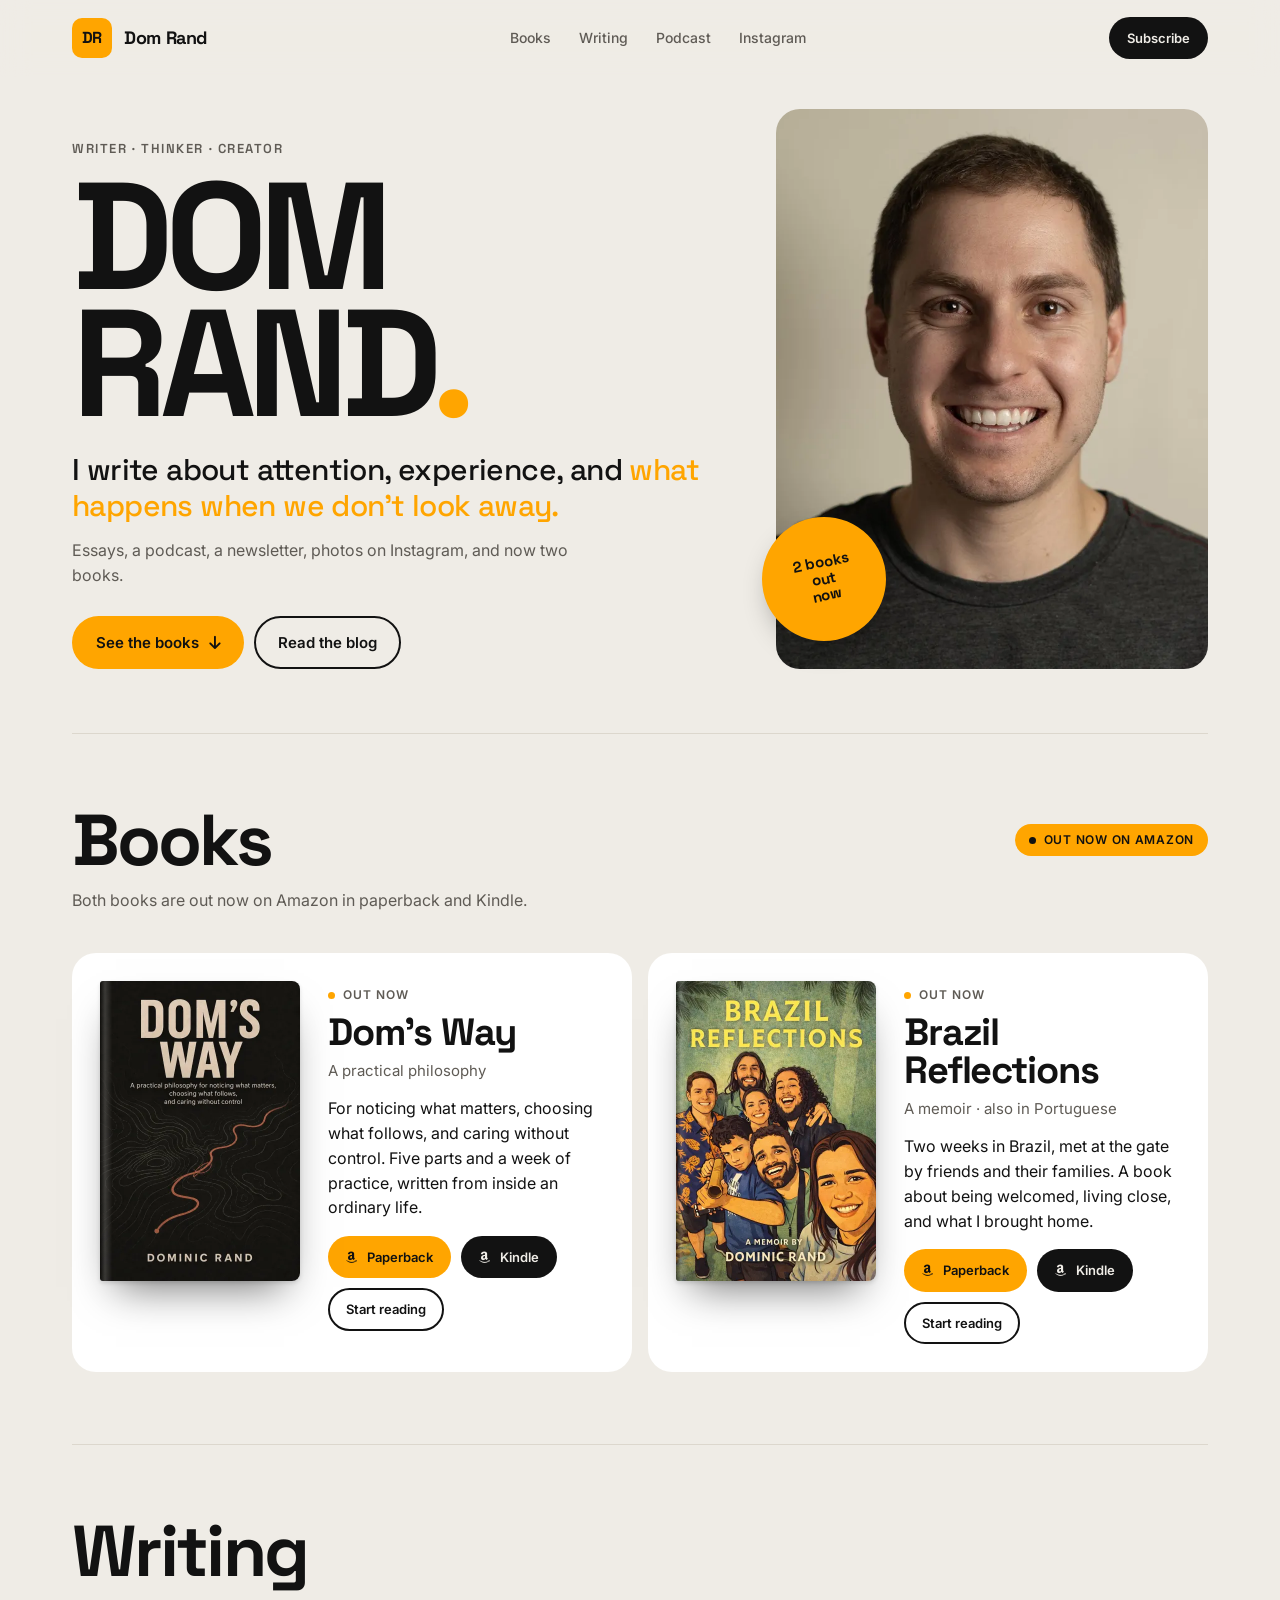
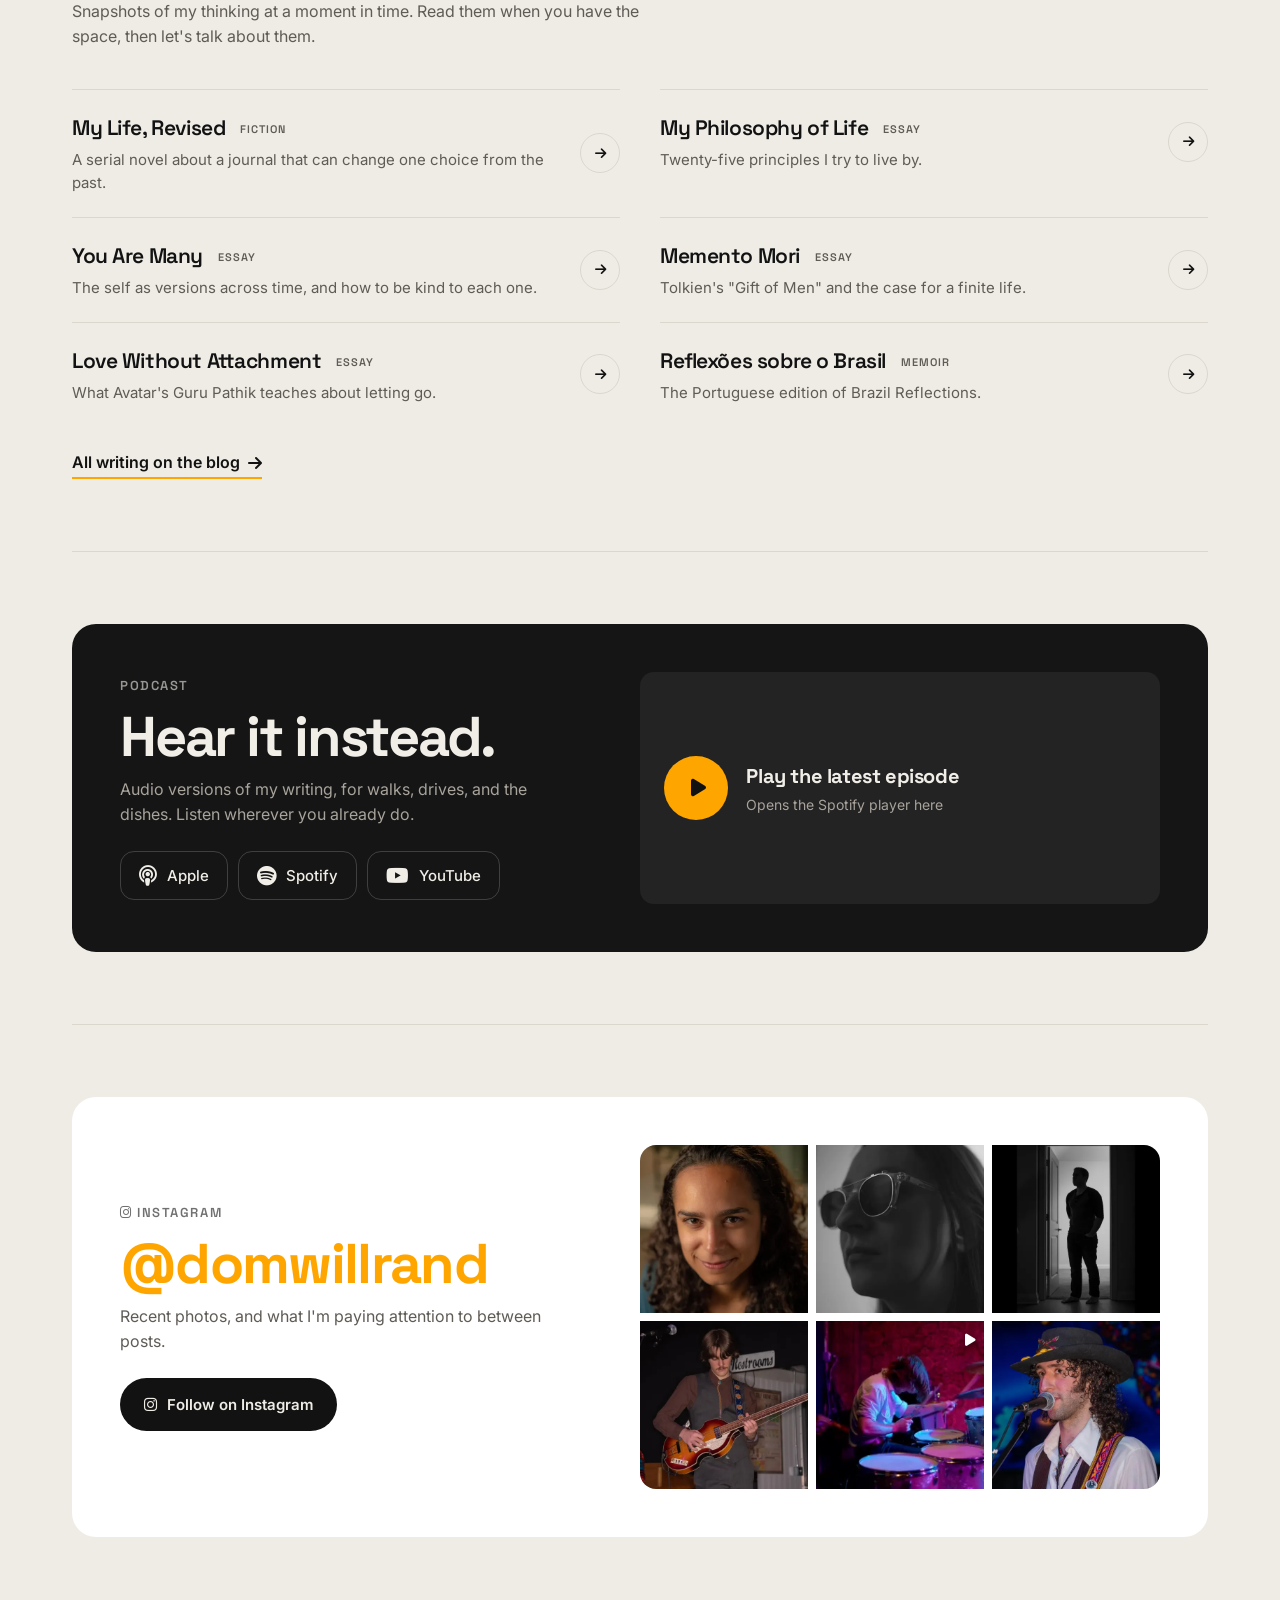
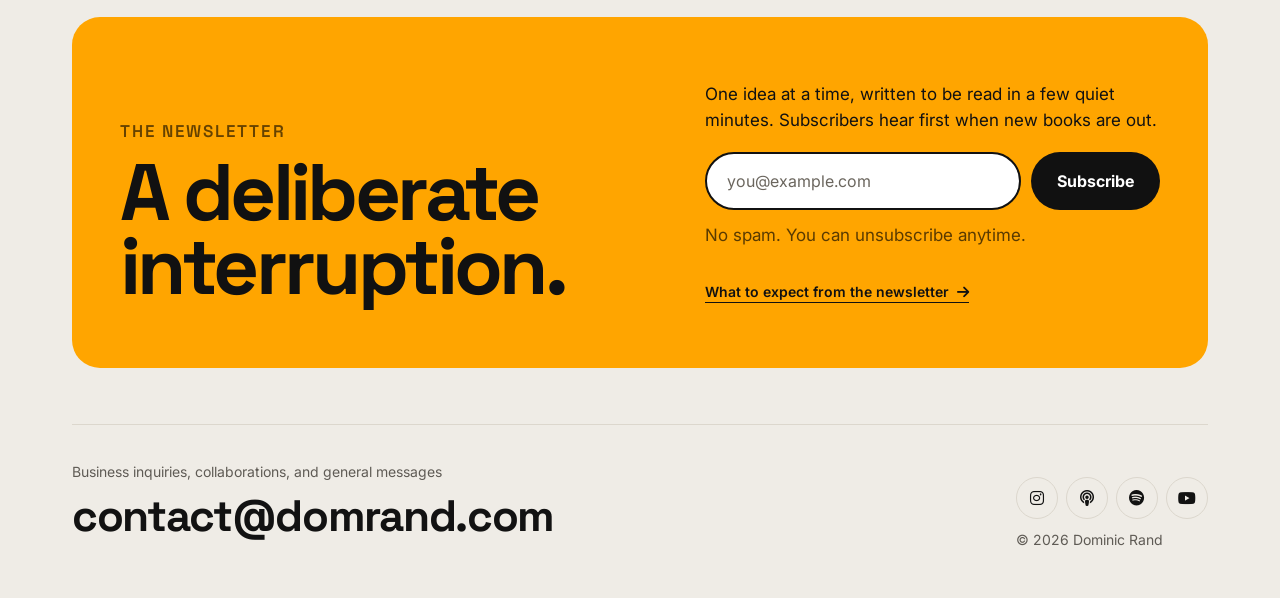
<file: index.html>
<!DOCTYPE html>
<html lang="en">
<head>
    <meta charset="UTF-8">
    <meta name="viewport" content="width=device-width, initial-scale=1.0">
    <title>Dominic Rand</title>
    <meta name="description" content="Dominic Rand writes about attention, experience, and what happens when we don't look away. Two books out now on Amazon, plus essays, a podcast, photos, and a newsletter.">
    <link rel="canonical" href="https://domrand.com/">
    <meta property="og:site_name" content="Dominic Rand">
    <meta property="og:title" content="Dominic Rand">
    <meta property="og:description" content="Writing on attention, experience, and what happens when we don't look away. Two books out now on Amazon.">
    <meta property="og:type" content="website">
    <meta property="og:url" content="https://domrand.com/">
    <meta property="og:image" content="https://domrand.com/assets/og-image.jpg">
    <meta property="og:image:width" content="1200">
    <meta property="og:image:height" content="630">
    <meta property="og:image:alt" content="Dom Rand, with the covers of Dom's Way and Brazil Reflections">
    <meta name="twitter:card" content="summary_large_image">
    <meta name="twitter:image" content="https://domrand.com/assets/og-image.jpg">
    <meta name="theme-color" content="#efece6" media="(prefers-color-scheme: light)">
    <meta name="theme-color" content="#0b0b0b" media="(prefers-color-scheme: dark)">
    <link rel="icon" href="favicon.svg" type="image/svg+xml">
    <link rel="preconnect" href="https://fonts.googleapis.com">
    <link rel="preconnect" href="https://fonts.gstatic.com" crossorigin>
    <link href="https://fonts.googleapis.com/css2?family=Space+Grotesk:wght@500;600;700&family=Inter:wght@400;500;600&display=swap" rel="stylesheet">
    <link rel="stylesheet" href="https://cdnjs.cloudflare.com/ajax/libs/font-awesome/6.4.0/css/all.min.css">
    <link rel="stylesheet" href="styles/site.css?v=4">
</head>
<body>
    <header class="site-nav">
        <nav class="wrap nav" aria-label="Primary">
            <a href="#top" class="brand" aria-label="Dom Rand, back to top"><span class="badge" aria-hidden="true">DR</span><span class="brand-name">Dom Rand</span></a>
            <ul class="nav-links">
                <li><a href="#books">Books</a></li>
                <li><a href="#writing">Writing</a></li>
                <li><a href="#podcast">Podcast</a></li>
                <li><a href="#instagram">Instagram</a></li>
            </ul>
            <a href="#subscribe" class="btn btn-ink btn-sm">Subscribe</a>
        </nav>
    </header>

    <div class="wrap">
        <header class="hero" id="top">
            <div>
                <p class="eyebrow">Writer &middot; Thinker &middot; Creator</p>
                <div class="hero-title">
                    <h1 class="wordmark">Dom<br>Rand<span>.</span></h1>
                    <img class="hero-avatar" src="assets/portrait-160.webp" width="160" height="160" alt="Portrait of Dominic Rand, smiling">
                </div>
                <p class="lede">I write about attention, experience, and <em>what happens when we don't look away.</em></p>
                <p class="sublede">Essays, a podcast, a newsletter, photos on Instagram, and now two books.</p>
                <div class="actions">
                    <a href="#books" class="btn btn-orange">See the books <i class="fas fa-arrow-down" aria-hidden="true"></i></a>
                    <a href="https://blog.domrand.com" class="btn btn-outline" target="_blank" rel="noopener">Read the blog</a>
                </div>
            </div>
            <figure class="hero-portrait">
                <picture>
                    <!-- Phones show the small avatar instead, so skip downloading the large portrait there -->
                    <source media="(max-width: 719px)" srcset="[data-uri]">
                    <img src="assets/portrait-876.webp" width="876" height="897" alt="Portrait of Dominic Rand, smiling" fetchpriority="high">
                </picture>
                <a href="#books" class="sticker">2 books<br>out<br>now</a>
            </figure>
        </header>

        <section id="books" class="section" aria-labelledby="books-title">
            <div class="section-head">
                <h2 id="books-title">Books</h2>
                <span class="pill">Out now on Amazon</span>
            </div>
            <p class="section-intro">Both books are out now on Amazon in paperback and Kindle.</p>

            <div class="books">
                <article class="book">
                    <a class="cover" href="https://blog.domrand.com/Dom's+Way/Dom's+Way" target="_blank" rel="noopener">
                        <img src="assets/books/doms-way-400.webp" width="400" height="600" alt="Cover of Dom's Way by Dominic Rand" loading="lazy" decoding="async">
                    </a>
                    <div class="book-head">
                        <p class="status">Out now</p>
                        <h3>Dom's Way</h3>
                        <p class="kicker">A practical philosophy</p>
                    </div>
                    <div class="book-body">
                        <p class="blurb">For noticing what matters, choosing what follows, and caring without control. Five parts and a week of practice, written from inside an ordinary life.</p>
                        <div class="actions">
                            <a href="https://a.co/d/0dkARxey" class="btn btn-orange btn-sm" target="_blank" rel="noopener" aria-label="Buy the Dom's Way paperback on Amazon"><i class="fab fa-amazon" aria-hidden="true"></i> Paperback</a>
                            <a href="https://a.co/d/05vuojK9" class="btn btn-ink btn-sm" target="_blank" rel="noopener" aria-label="Buy Dom's Way for Kindle on Amazon"><i class="fab fa-amazon" aria-hidden="true"></i> Kindle</a>
                            <a href="https://blog.domrand.com/Dom's+Way/Dom's+Way" class="btn btn-outline btn-sm" target="_blank" rel="noopener">Start reading</a>
                        </div>
                    </div>
                </article>

                <article class="book">
                    <a class="cover" href="https://blog.domrand.com/Brazil+Reflections/Brazil+Reflections" target="_blank" rel="noopener">
                        <img src="assets/books/brazil-reflections-400.webp" width="400" height="600" alt="Cover of Brazil Reflections, a memoir by Dominic Rand" loading="lazy" decoding="async">
                    </a>
                    <div class="book-head">
                        <p class="status">Out now</p>
                        <h3>Brazil Reflections</h3>
                        <p class="kicker">A memoir &middot; also in Portuguese</p>
                    </div>
                    <div class="book-body">
                        <p class="blurb">Two weeks in Brazil, met at the gate by friends and their families. A book about being welcomed, living close, and what I brought home.</p>
                        <div class="actions">
                            <a href="https://a.co/d/03gVgPYz" class="btn btn-orange btn-sm" target="_blank" rel="noopener" aria-label="Buy the Brazil Reflections paperback on Amazon"><i class="fab fa-amazon" aria-hidden="true"></i> Paperback</a>
                            <a href="https://a.co/d/071noVPz" class="btn btn-ink btn-sm" target="_blank" rel="noopener" aria-label="Buy Brazil Reflections for Kindle on Amazon"><i class="fab fa-amazon" aria-hidden="true"></i> Kindle</a>
                            <a href="https://blog.domrand.com/Brazil+Reflections/Brazil+Reflections" class="btn btn-outline btn-sm" target="_blank" rel="noopener">Start reading</a>
                        </div>
                    </div>
                </article>
            </div>
        </section>

        <section id="writing" class="section" aria-labelledby="writing-title">
            <div class="section-head">
                <h2 id="writing-title">Writing</h2>
            </div>
            <p class="section-intro">Snapshots of my thinking at a moment in time. Read them when you have the space, then let's talk about them.</p>
            <ul class="writing">
                <li><a href="https://blog.domrand.com/My+Life,+Revised/chapter-00" target="_blank" rel="noopener"><span class="title">My Life, Revised <span class="tag">Fiction</span></span><span class="desc">A serial novel about a journal that can change one choice from the past.</span><span class="go" aria-hidden="true"><i class="fas fa-arrow-right"></i></span></a></li>
                <li><a href="https://blog.domrand.com/My+Philosophy+of+Life/0.+My+philosophy+of+life" target="_blank" rel="noopener"><span class="title">My Philosophy of Life <span class="tag">Essay</span></span><span class="desc">Twenty-five principles I try to live by.</span><span class="go" aria-hidden="true"><i class="fas fa-arrow-right"></i></span></a></li>
                <li><a href="https://blog.domrand.com/My+thoughts+on/You+are+many" target="_blank" rel="noopener"><span class="title">You Are Many <span class="tag">Essay</span></span><span class="desc">The self as versions across time, and how to be kind to each one.</span><span class="go" aria-hidden="true"><i class="fas fa-arrow-right"></i></span></a></li>
                <li><a href="https://blog.domrand.com/My+thoughts+on/Memento+Mori" target="_blank" rel="noopener"><span class="title">Memento Mori <span class="tag">Essay</span></span><span class="desc">Tolkien's "Gift of Men" and the case for a finite life.</span><span class="go" aria-hidden="true"><i class="fas fa-arrow-right"></i></span></a></li>
                <li><a href="https://blog.domrand.com/My+thoughts+on/Love+without+attachment" target="_blank" rel="noopener"><span class="title">Love Without Attachment <span class="tag">Essay</span></span><span class="desc">What Avatar's Guru Pathik teaches about letting go.</span><span class="go" aria-hidden="true"><i class="fas fa-arrow-right"></i></span></a></li>
                <li><a href="https://blog.domrand.com/Brazil+Reflections/Reflex%C3%B5es+sobre+o+Brasil" target="_blank" rel="noopener"><span class="title">Reflexões sobre o Brasil <span class="tag">Memoir</span></span><span class="desc">The Portuguese edition of Brazil Reflections.</span><span class="go" aria-hidden="true"><i class="fas fa-arrow-right"></i></span></a></li>
            </ul>
            <a href="https://blog.domrand.com" class="more-link" target="_blank" rel="noopener">All writing on the blog <i class="fas fa-arrow-right" aria-hidden="true"></i></a>
        </section>

        <section id="podcast" class="section" aria-labelledby="podcast-title">
            <div class="feature feature-dark">
                <div>
                    <p class="eyebrow">Podcast</p>
                    <h2 id="podcast-title">Hear it instead.</h2>
                    <p class="muted">Audio versions of my writing, for walks, drives, and the dishes. Listen wherever you already do.</p>
                    <div class="platforms">
                        <a href="https://podcasts.apple.com/us/podcast/doms-blog/id1873856519" target="_blank" rel="noopener"><i class="fas fa-podcast" aria-hidden="true"></i> Apple</a>
                        <a href="https://open.spotify.com/show/2qqTiLtaFwCP1ySpFmkBeF" target="_blank" rel="noopener"><i class="fab fa-spotify" aria-hidden="true"></i> Spotify</a>
                        <a href="https://www.youtube.com/playlist?list=PL4vUps0jYS-2WMzyAlsP6sbglflTyhN8x" target="_blank" rel="noopener"><i class="fab fa-youtube" aria-hidden="true"></i> YouTube</a>
                    </div>
                </div>
                <!-- The Spotify player is heavy, so it only loads when someone asks for it -->
                <div class="player" data-src="https://open.spotify.com/embed/show/2qqTiLtaFwCP1ySpFmkBeF?utm_source=generator&amp;theme=0">
                    <button type="button" class="player-load">
                        <span class="play"><i class="fas fa-play" aria-hidden="true"></i></span>
                        <span><strong>Play the latest episode</strong><small>Opens the Spotify player here</small></span>
                    </button>
                </div>
            </div>
        </section>

        <section id="instagram" class="section" aria-labelledby="instagram-title">
            <div class="feature feature-light">
                <div>
                    <p class="eyebrow"><i class="fab fa-instagram" aria-hidden="true"></i> Instagram</p>
                    <h2 id="instagram-title"><span class="handle">@domwillrand</span></h2>
                    <p class="muted">Recent photos, and what I'm paying attention to between posts.</p>
                    <a href="https://www.instagram.com/domwillrand/" class="btn btn-ink" target="_blank" rel="noopener"><i class="fab fa-instagram" aria-hidden="true"></i> Follow on Instagram</a>
                </div>
                <!-- Local copies of recent posts; each tile links to the post on Instagram -->
                <div class="ig-grid">
                    <a class="ig-tile" href="https://www.instagram.com/p/DaMbQ25Arb8/" target="_blank" rel="noopener"><img src="assets/instagram/ig-1.webp" width="480" height="480" alt="Portrait of a smiling woman with long curly hair" loading="lazy" decoding="async"></a>
                    <a class="ig-tile" href="https://www.instagram.com/p/DY-_KxBAvab/" target="_blank" rel="noopener"><img src="assets/instagram/ig-2.webp" width="480" height="480" alt="Black-and-white portrait of a woman in sunglasses" loading="lazy" decoding="async"></a>
                    <a class="ig-tile" href="https://www.instagram.com/p/DWIecIEADxE/" target="_blank" rel="noopener"><img src="assets/instagram/ig-3.webp" width="480" height="480" alt="Silhouette of a man standing in a lit doorway" loading="lazy" decoding="async"></a>
                    <a class="ig-tile" href="https://www.instagram.com/p/DUo1qbRkaFY/" target="_blank" rel="noopener"><img src="assets/instagram/ig-4.webp" width="480" height="480" alt="Bassist playing a violin bass on a small stage" loading="lazy" decoding="async"></a>
                    <a class="ig-tile" href="https://www.instagram.com/p/DUjU6lEkr-p/" target="_blank" rel="noopener"><span class="ig-video"><i class="fas fa-play" aria-hidden="true"></i><span class="sr-only">Video:</span></span><img src="assets/instagram/ig-5.webp" width="360" height="360" alt="Drummer playing under red and purple stage lights" loading="lazy" decoding="async"></a>
                    <a class="ig-tile" href="https://www.instagram.com/p/DUgilUpkoIy/" target="_blank" rel="noopener"><img src="assets/instagram/ig-6.webp" width="480" height="480" alt="Singer in a wide-brimmed hat at a microphone" loading="lazy" decoding="async"></a>
                </div>
            </div>
        </section>

        <section class="cta-band" id="subscribe" aria-labelledby="subscribe-title">
            <div>
                <p class="eyebrow">The newsletter</p>
                <h2 id="subscribe-title">A deliberate interruption.</h2>
            </div>
            <div>
                <p>One idea at a time, written to be read in a few quiet minutes. Subscribers hear first when new books are out.</p>

                <!-- Newsletter signup: scripts/signup.js sends this through /api/subscribe (worker/), falling back to MailerLite directly -->
                <form class="signup-form" action="https://assets.mailerlite.com/jsonp/2024480/forms/175995152767124497/subscribe" method="post" novalidate>
                    <div class="signup-row">
                        <label for="signup-email" class="sr-only">Email address</label>
                        <input id="signup-email" type="email" name="fields[email]" placeholder="you@example.com" autocomplete="email" required>
                        <button type="submit">Subscribe</button>
                    </div>
                    <input type="hidden" name="ml-submit" value="1">
                    <input type="hidden" name="anticsrf" value="true">
                    <p class="signup-note" role="status" aria-live="polite">No spam. You can unsubscribe anytime.</p>
                </form>

                <a href="newsletter.html" class="cta-more">What to expect from the newsletter <i class="fas fa-arrow-right" aria-hidden="true"></i></a>
            </div>
        </section>

        <footer>
            <div>
                <p>Business inquiries, collaborations, and general messages</p>
                <a href="mailto:contact@domrand.com" class="footer-mail">contact@domrand.com</a>
            </div>
            <div>
                <div class="social">
                    <a href="https://www.instagram.com/domwillrand/" target="_blank" rel="noopener" aria-label="Instagram"><i class="fab fa-instagram"></i></a>
                    <a href="https://podcasts.apple.com/us/podcast/doms-blog/id1873856519" target="_blank" rel="noopener" aria-label="Apple Podcasts"><i class="fas fa-podcast"></i></a>
                    <a href="https://open.spotify.com/show/2qqTiLtaFwCP1ySpFmkBeF" target="_blank" rel="noopener" aria-label="Spotify"><i class="fab fa-spotify"></i></a>
                    <a href="https://www.youtube.com/playlist?list=PL4vUps0jYS-2WMzyAlsP6sbglflTyhN8x" target="_blank" rel="noopener" aria-label="YouTube"><i class="fab fa-youtube"></i></a>
                </div>
                <p>&copy; 2026 Dominic Rand</p>
            </div>
        </footer>
    </div>

    <script>
        (function () {
            // Border under the sticky nav once the page scrolls
            var nav = document.querySelector('.site-nav');
            function onScroll() { nav.classList.toggle('is-scrolled', window.scrollY > 8); }
            window.addEventListener('scroll', onScroll, { passive: true });
            onScroll();

            // Highlight the nav link for the section in view (and keep it visible on phones)
            var list = document.querySelector('.nav-links');
            var links = list.querySelectorAll('a');
            var byId = {};
            links.forEach(function (a) { byId[a.getAttribute('href').slice(1)] = a; });
            if ('IntersectionObserver' in window) {
                var observer = new IntersectionObserver(function (entries) {
                    entries.forEach(function (entry) {
                        if (!entry.isIntersecting) return;
                        var link = byId[entry.target.id];
                        links.forEach(function (l) { l.removeAttribute('aria-current'); });
                        if (link) {
                            link.setAttribute('aria-current', 'true');
                            list.scrollTo({ left: link.offsetLeft - 16, behavior: 'smooth' });
                        }
                    });
                }, { rootMargin: '-45% 0px -50% 0px' });
                ['top', 'books', 'writing', 'podcast', 'instagram', 'subscribe'].forEach(function (id) {
                    var el = document.getElementById(id);
                    if (el) observer.observe(el);
                });
            }

            // "Subscribe" links jump to the form; on desktop, put the cursor in the email field
            var email = document.getElementById('signup-email');
            var canHover = window.matchMedia('(hover: hover)').matches;
            document.querySelectorAll('a[href="#subscribe"]').forEach(function (a) {
                a.addEventListener('click', function () {
                    if (email && canHover) setTimeout(function () { email.focus({ preventScroll: true }); }, 500);
                });
            });

            // Load the Spotify player only when someone asks for it
            document.querySelectorAll('.player').forEach(function (box) {
                box.querySelector('.player-load').addEventListener('click', function () {
                    var frame = document.createElement('iframe');
                    frame.src = box.getAttribute('data-src');
                    frame.title = 'Spotify player for the podcast';
                    frame.allow = 'autoplay; clipboard-write; encrypted-media; fullscreen; picture-in-picture';
                    box.replaceChildren(frame);
                });
            });
        })();
    </script>
    <script src="scripts/signup.js?v=3"></script>
    <script>
        // Form-view ping for MailerLite stats; skipped inside preview frames
        if (window.self === window.top) {
            fetch("https://assets.mailerlite.com/jsonp/2024480/forms/175995152767124497/takel");
        }
    </script>
</body>
</html>
</file>
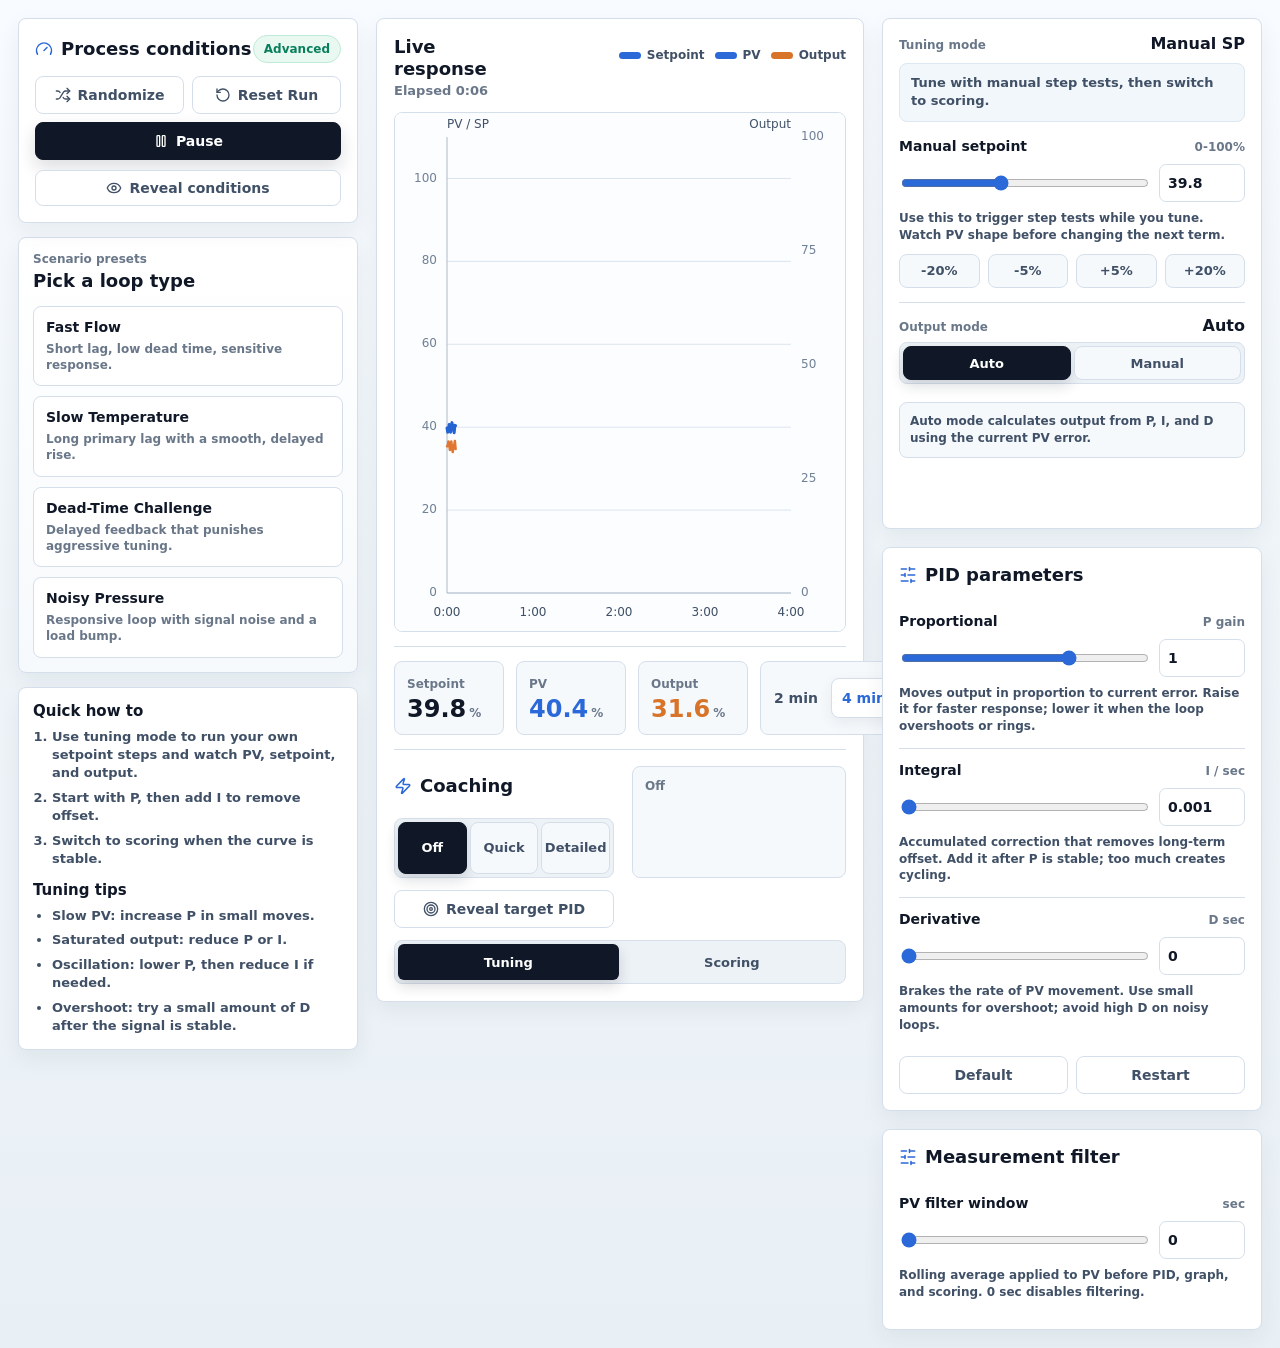
<file: pid/index.html>
<!doctype html>
<html lang="en">
  <head>
    <meta charset="UTF-8" />
    <meta name="viewport" content="width=device-width, initial-scale=1.0" />
    <meta
      name="description"
      content="Client-side PID loop tuning simulation trainer for operators and controls technicians."
    />
    <link rel="icon" href="./favicon.svg" type="image/svg+xml" />
    <title>PID Loop Trainer</title>
    <script type="module" crossorigin src="/pid/assets/index-BK8pwUdh.js"></script>
    <link rel="stylesheet" crossorigin href="/pid/assets/index-DLA1qWCt.css">
  </head>
  <body>
    <div id="root"></div>
  </body>
</html>
</file>
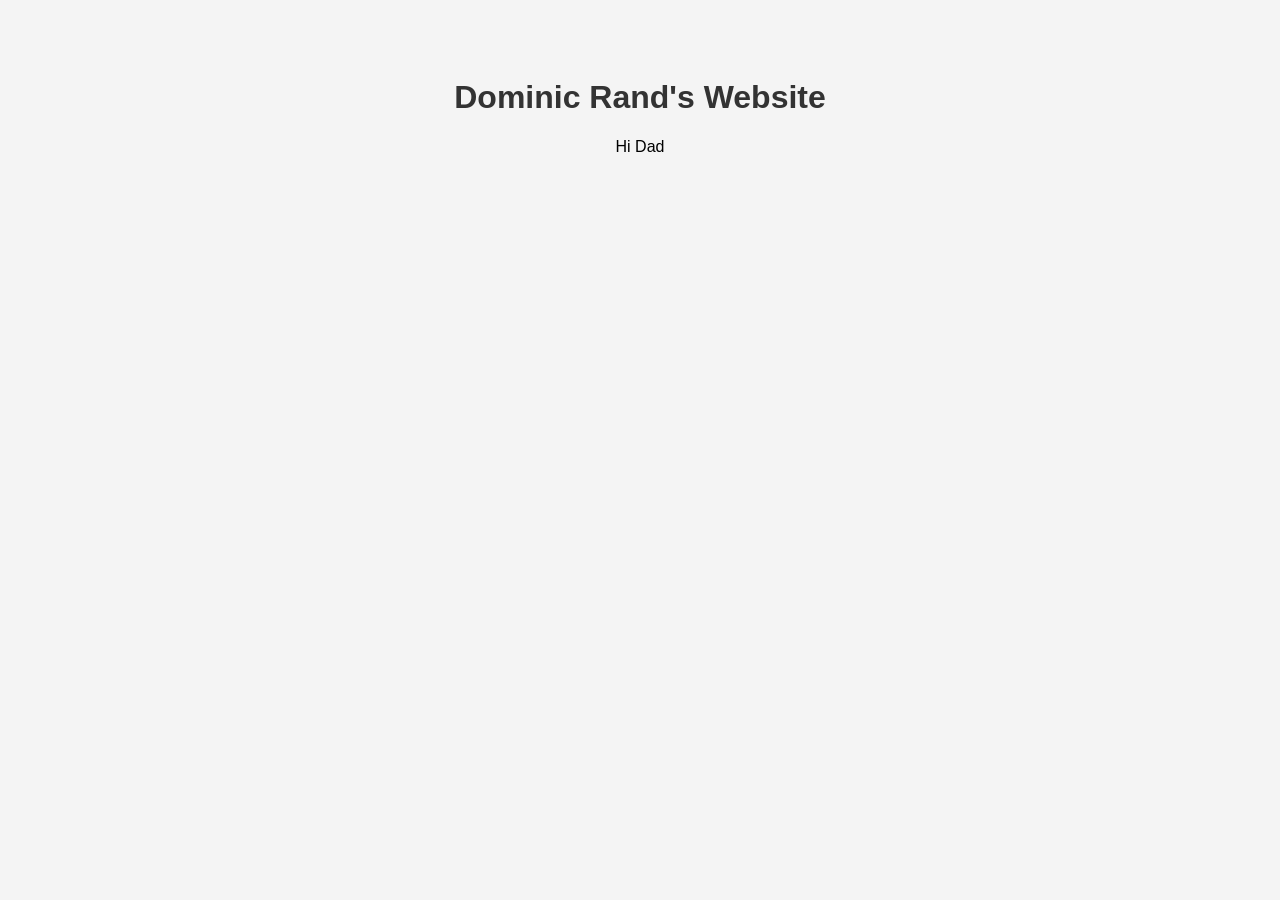
<file: inex.html>
<!DOCTYPE html>
<html lang="en">
<head>
    <meta charset="UTF-8">
    <meta name="viewport" content="width=device-width, initial-scale=1.0">
    <title>Dominic Rand's Website</title>
    <style>
        body {
            font-family: Arial, sans-serif;
            text-align: center;
            padding: 50px;
            background-color: #f4f4f4;
        }
        h1 {
            color: #333;
        }
    </style>
</head>
<body>
    <h1>Dominic Rand's Website</h1>
    <p>Hi Dad</p>
</body>
</html>
</file>
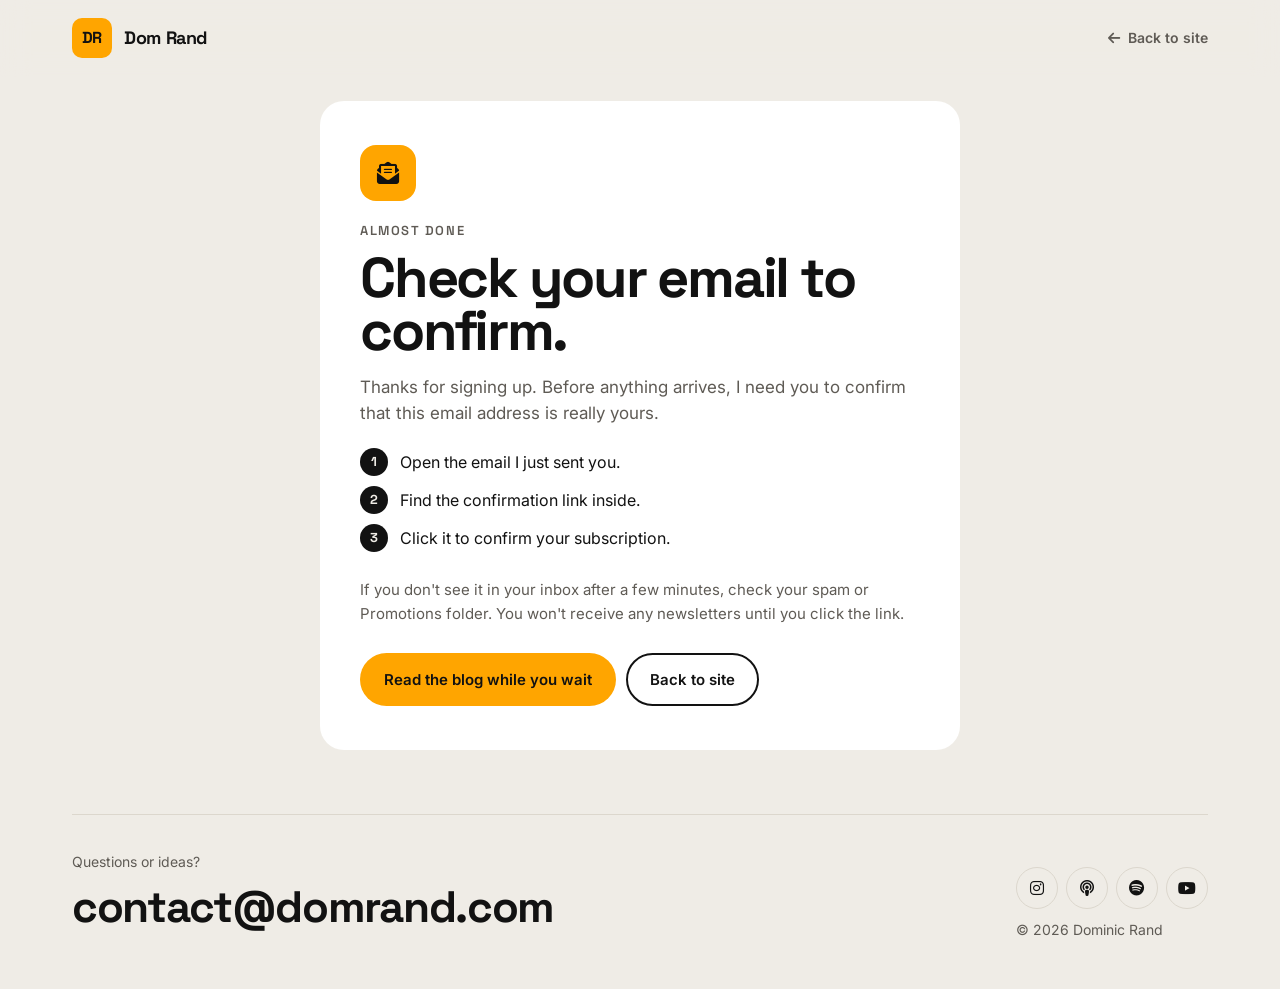
<file: newsletter-success.html>
<!DOCTYPE html>
<html lang="en">
<head>
    <meta charset="UTF-8">
    <meta name="viewport" content="width=device-width, initial-scale=1.0">
    <title>Check your email &bull; Dominic Rand</title>
    <meta name="description" content="Thanks for subscribing. Please confirm your email address to start receiving the newsletter.">
    <meta name="robots" content="noindex">
    <meta name="theme-color" content="#efece6" media="(prefers-color-scheme: light)">
    <meta name="theme-color" content="#0b0b0b" media="(prefers-color-scheme: dark)">
    <link rel="icon" href="favicon.svg" type="image/svg+xml">
    <link rel="preconnect" href="https://fonts.googleapis.com">
    <link rel="preconnect" href="https://fonts.gstatic.com" crossorigin>
    <link href="https://fonts.googleapis.com/css2?family=Space+Grotesk:wght@500;600;700&family=Inter:wght@400;500;600&display=swap" rel="stylesheet">
    <link rel="stylesheet" href="https://cdnjs.cloudflare.com/ajax/libs/font-awesome/6.4.0/css/all.min.css">
    <link rel="stylesheet" href="styles/site.css?v=4">
</head>
<body>
    <header class="site-nav">
        <nav class="wrap nav" aria-label="Primary">
            <a href="index.html" class="brand"><span class="badge" aria-hidden="true">DR</span><span class="brand-name">Dom Rand</span></a>
            <a href="index.html" class="back"><i class="fas fa-arrow-left" aria-hidden="true"></i> Back to site</a>
        </nav>
    </header>

    <div class="wrap">
        <main class="confirm" aria-labelledby="success-title">
            <div class="tile">
                <div class="confirm-icon"><i class="fas fa-envelope-open-text" aria-hidden="true"></i></div>
                <p class="eyebrow">Almost done</p>
                <h1 id="success-title">Check your email to confirm.</h1>
                <p class="lede-text">Thanks for signing up. Before anything arrives, I need you to confirm that this email address is really yours.</p>

                <ol class="steps">
                    <li>Open the email I just sent you.</li>
                    <li>Find the confirmation link inside.</li>
                    <li>Click it to confirm your subscription.</li>
                </ol>

                <p class="note">If you don't see it in your inbox after a few minutes, check your spam or Promotions folder. You won't receive any newsletters until you click the link.</p>

                <div class="actions">
                    <a href="https://blog.domrand.com" class="btn btn-orange" target="_blank" rel="noopener">Read the blog while you wait</a>
                    <a href="index.html" class="btn btn-outline">Back to site</a>
                </div>
            </div>
        </main>

        <footer>
            <div>
                <p>Questions or ideas?</p>
                <a href="mailto:contact@domrand.com" class="footer-mail">contact@domrand.com</a>
            </div>
            <div>
                <div class="social">
                    <a href="https://www.instagram.com/domwillrand/" target="_blank" rel="noopener" aria-label="Instagram"><i class="fab fa-instagram"></i></a>
                    <a href="https://podcasts.apple.com/us/podcast/doms-blog/id1873856519" target="_blank" rel="noopener" aria-label="Apple Podcasts"><i class="fas fa-podcast"></i></a>
                    <a href="https://open.spotify.com/show/2qqTiLtaFwCP1ySpFmkBeF" target="_blank" rel="noopener" aria-label="Spotify"><i class="fab fa-spotify"></i></a>
                    <a href="https://www.youtube.com/playlist?list=PL4vUps0jYS-2WMzyAlsP6sbglflTyhN8x" target="_blank" rel="noopener" aria-label="YouTube"><i class="fab fa-youtube"></i></a>
                </div>
                <p>&copy; 2026 Dominic Rand</p>
            </div>
        </footer>
    </div>
</body>
</html>
</file>
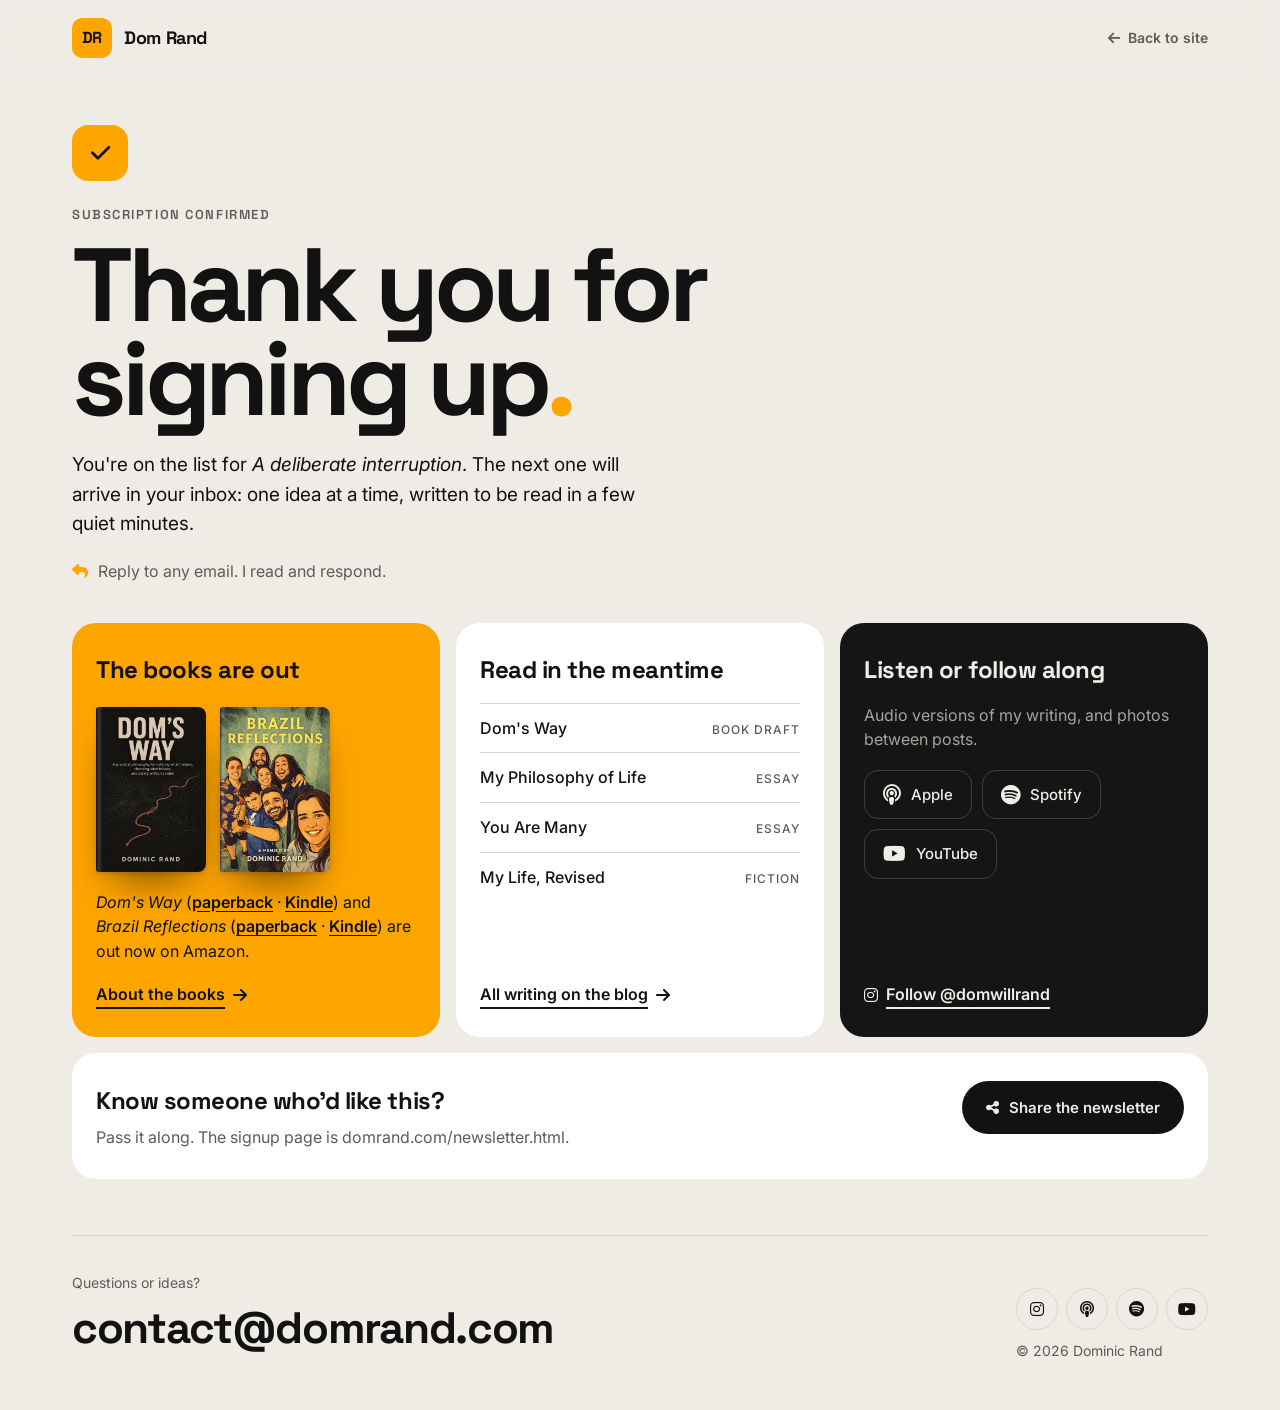
<file: newsletter-thank-you.html>
<!DOCTYPE html>
<html lang="en">
<head>
    <meta charset="UTF-8">
    <meta name="viewport" content="width=device-width, initial-scale=1.0">
    <title>You're subscribed &bull; Dominic Rand</title>
    <meta name="description" content="Thanks for confirming your subscription to A deliberate interruption, the newsletter by Dominic Rand.">
    <!-- People reach this page from MailerLite's confirmation link, so keep it out of search results -->
    <meta name="robots" content="noindex">
    <meta name="theme-color" content="#efece6" media="(prefers-color-scheme: light)">
    <meta name="theme-color" content="#0b0b0b" media="(prefers-color-scheme: dark)">
    <link rel="icon" href="favicon.svg" type="image/svg+xml">
    <link rel="preconnect" href="https://fonts.googleapis.com">
    <link rel="preconnect" href="https://fonts.gstatic.com" crossorigin>
    <link href="https://fonts.googleapis.com/css2?family=Space+Grotesk:wght@500;600;700&family=Inter:wght@400;500;600&display=swap" rel="stylesheet">
    <link rel="stylesheet" href="https://cdnjs.cloudflare.com/ajax/libs/font-awesome/6.4.0/css/all.min.css">
    <link rel="stylesheet" href="styles/site.css?v=4">
</head>
<body>
    <header class="site-nav">
        <nav class="wrap nav" aria-label="Primary">
            <a href="index.html" class="brand"><span class="badge" aria-hidden="true">DR</span><span class="brand-name">Dom Rand</span></a>
            <a href="index.html" class="back"><i class="fas fa-arrow-left" aria-hidden="true"></i> Back to site</a>
        </nav>
    </header>

    <div class="wrap">
        <main>
            <header class="thanks-hero">
                <div class="confirm-icon"><i class="fas fa-check" aria-hidden="true"></i></div>
                <p class="eyebrow">Subscription confirmed</p>
                <h1 class="nl-title">Thank you for signing up<span>.</span></h1>
                <p class="nl-lede">You're on the list for <em>A deliberate interruption</em>. The next one will arrive in your inbox: one idea at a time, written to be read in a few quiet minutes.</p>
                <p class="thanks-reply"><i class="fas fa-reply" aria-hidden="true"></i> Reply to any email. I read and respond.</p>
            </header>

            <section class="tiles thanks-grid" aria-label="While you wait">
                <div class="tile tile-orange">
                    <h2>The books are out</h2>
                    <div class="mini-covers">
                        <span class="cover"><img src="assets/books/doms-way-400.webp" width="400" height="600" alt="Cover of Dom's Way" loading="lazy" decoding="async"></span>
                        <span class="cover"><img src="assets/books/brazil-reflections-400.webp" width="400" height="600" alt="Cover of Brazil Reflections" loading="lazy" decoding="async"></span>
                    </div>
                    <p><em>Dom's Way</em> (<a href="https://a.co/d/0dkARxey" target="_blank" rel="noopener">paperback</a> &middot; <a href="https://a.co/d/05vuojK9" target="_blank" rel="noopener">Kindle</a>) and <em>Brazil Reflections</em> (<a href="https://a.co/d/03gVgPYz" target="_blank" rel="noopener">paperback</a> &middot; <a href="https://a.co/d/071noVPz" target="_blank" rel="noopener">Kindle</a>) are out now on Amazon.</p>
                    <a href="index.html#books" class="tile-link"><span>About the books</span> <i class="fas fa-arrow-right" aria-hidden="true"></i></a>
                </div>

                <div class="tile">
                    <h2>Read in the meantime</h2>
                    <ul class="link-list">
                        <li><a href="https://blog.domrand.com/Dom's+Way/Dom's+Way" target="_blank" rel="noopener">Dom's Way <small>Book draft</small></a></li>
                        <li><a href="https://blog.domrand.com/My+Philosophy+of+Life/0.+My+philosophy+of+life" target="_blank" rel="noopener">My Philosophy of Life <small>Essay</small></a></li>
                        <li><a href="https://blog.domrand.com/My+thoughts+on/You+are+many" target="_blank" rel="noopener">You Are Many <small>Essay</small></a></li>
                        <li><a href="https://blog.domrand.com/My+Life,+Revised/chapter-00" target="_blank" rel="noopener">My Life, Revised <small>Fiction</small></a></li>
                    </ul>
                    <a href="https://blog.domrand.com" class="tile-link" target="_blank" rel="noopener"><span>All writing on the blog</span> <i class="fas fa-arrow-right" aria-hidden="true"></i></a>
                </div>

                <div class="tile tile-dark">
                    <h2>Listen or follow along</h2>
                    <p class="coda" style="margin-top: 0; margin-bottom: 18px;">Audio versions of my writing, and photos between posts.</p>
                    <div class="platforms">
                        <a href="https://podcasts.apple.com/us/podcast/doms-blog/id1873856519" target="_blank" rel="noopener"><i class="fas fa-podcast" aria-hidden="true"></i> Apple</a>
                        <a href="https://open.spotify.com/show/2qqTiLtaFwCP1ySpFmkBeF" target="_blank" rel="noopener"><i class="fab fa-spotify" aria-hidden="true"></i> Spotify</a>
                        <a href="https://www.youtube.com/playlist?list=PL4vUps0jYS-2WMzyAlsP6sbglflTyhN8x" target="_blank" rel="noopener"><i class="fab fa-youtube" aria-hidden="true"></i> YouTube</a>
                    </div>
                    <a href="https://www.instagram.com/domwillrand/" class="tile-link follow" target="_blank" rel="noopener"><i class="fab fa-instagram" aria-hidden="true"></i> <span>Follow @domwillrand</span></a>
                </div>
            </section>

            <section class="tile share-tile" aria-labelledby="share-title">
                <div>
                    <h2 id="share-title">Know someone who'd like this?</h2>
                    <p>Pass it along. The signup page is domrand.com/newsletter.html.</p>
                </div>
                <div>
                    <button type="button" class="btn btn-ink" id="share-button"><i class="fas fa-share-nodes" aria-hidden="true"></i> Share the newsletter</button>
                    <p class="share-status" id="share-status" role="status" aria-live="polite"></p>
                </div>
            </section>
        </main>

        <footer>
            <div>
                <p>Questions or ideas?</p>
                <a href="mailto:contact@domrand.com" class="footer-mail">contact@domrand.com</a>
            </div>
            <div>
                <div class="social">
                    <a href="https://www.instagram.com/domwillrand/" target="_blank" rel="noopener" aria-label="Instagram"><i class="fab fa-instagram"></i></a>
                    <a href="https://podcasts.apple.com/us/podcast/doms-blog/id1873856519" target="_blank" rel="noopener" aria-label="Apple Podcasts"><i class="fas fa-podcast"></i></a>
                    <a href="https://open.spotify.com/show/2qqTiLtaFwCP1ySpFmkBeF" target="_blank" rel="noopener" aria-label="Spotify"><i class="fab fa-spotify"></i></a>
                    <a href="https://www.youtube.com/playlist?list=PL4vUps0jYS-2WMzyAlsP6sbglflTyhN8x" target="_blank" rel="noopener" aria-label="YouTube"><i class="fab fa-youtube"></i></a>
                </div>
                <p>&copy; 2026 Dominic Rand</p>
            </div>
        </footer>
    </div>

    <script>
        (function () {
            // Border under the sticky nav once the page scrolls
            var nav = document.querySelector('.site-nav');
            function onScroll() { nav.classList.toggle('is-scrolled', window.scrollY > 8); }
            window.addEventListener('scroll', onScroll, { passive: true });
            onScroll();

            // Share the signup page: the system share sheet where available, otherwise copy the link
            var SIGNUP_URL = 'https://domrand.com/newsletter.html';
            var button = document.getElementById('share-button');
            var status = document.getElementById('share-status');
            button.addEventListener('click', function () {
                if (navigator.share) {
                    navigator.share({
                        title: 'A deliberate interruption',
                        text: 'A newsletter by Dominic Rand: one idea at a time, written to be read in a few quiet minutes.',
                        url: SIGNUP_URL
                    }).catch(function () {});
                    return;
                }
                if (navigator.clipboard) {
                    navigator.clipboard.writeText(SIGNUP_URL).then(function () {
                        status.textContent = 'Link copied. Thanks for sharing.';
                    }, function () {
                        status.textContent = SIGNUP_URL;
                    });
                } else {
                    status.textContent = SIGNUP_URL;
                }
            });
        })();
    </script>
</body>
</html>
</file>
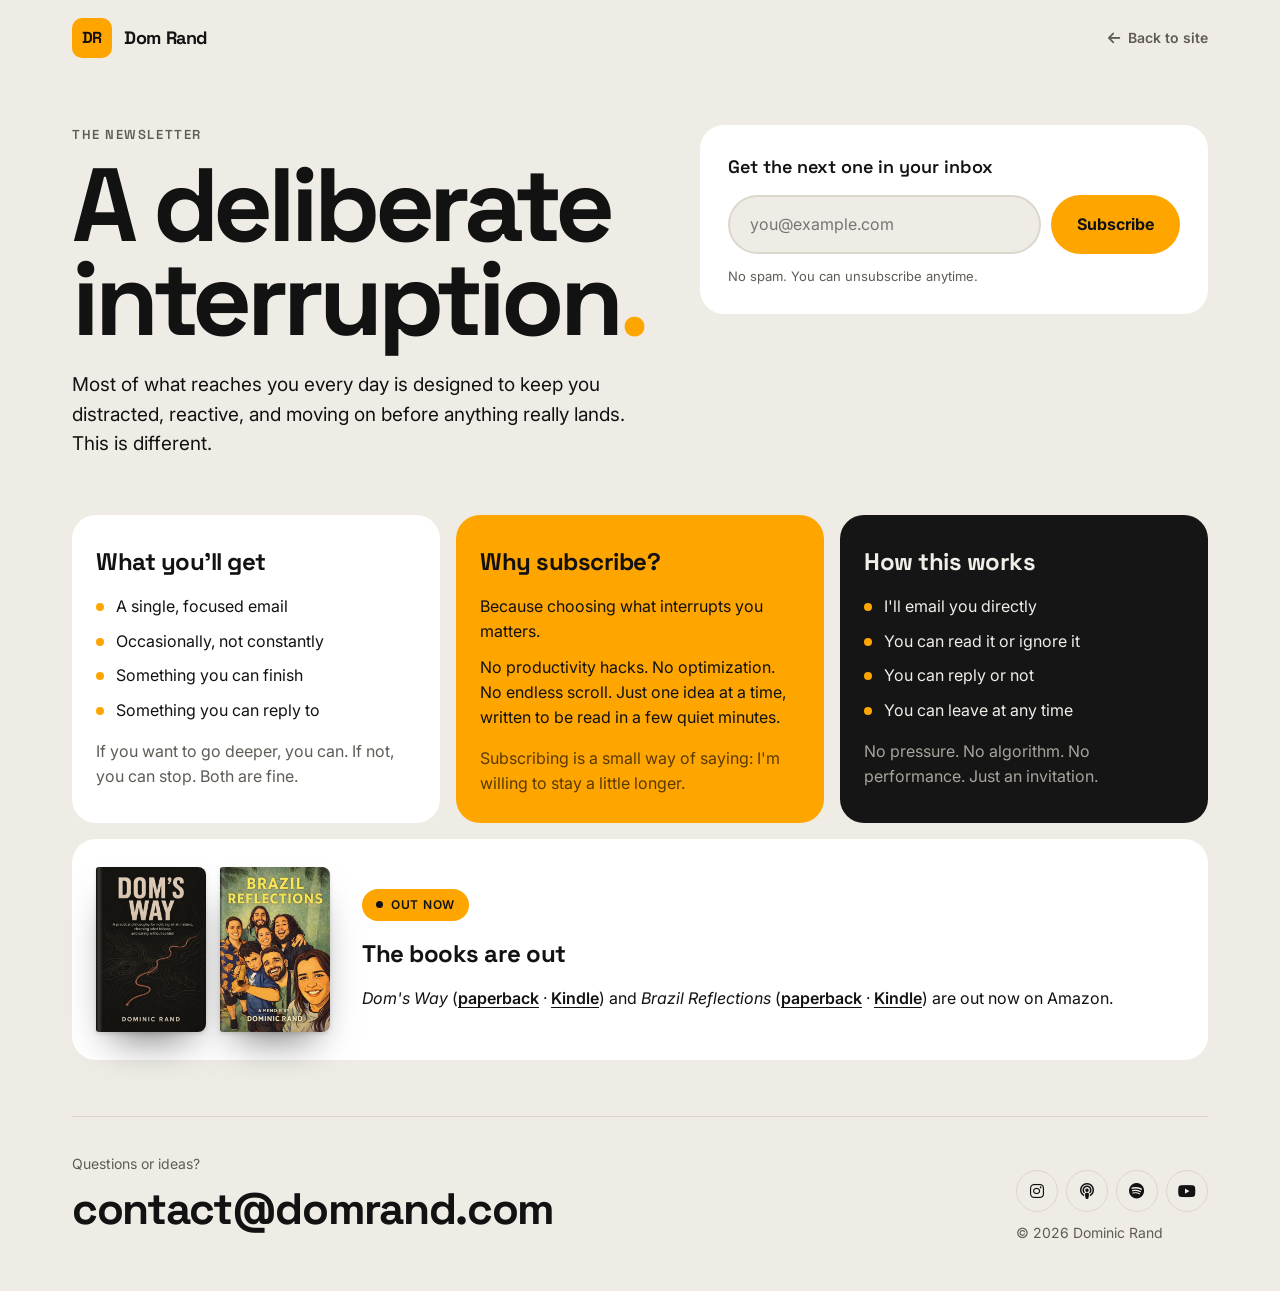
<file: newsletter.html>
<!DOCTYPE html>
<html lang="en">
<head>
    <meta charset="UTF-8">
    <meta name="viewport" content="width=device-width, initial-scale=1.0">
    <title>Newsletter &bull; Dominic Rand</title>
    <meta name="description" content="A deliberate interruption. Short emails about attention, experience, and staying with what's happening inside us.">
    <link rel="canonical" href="https://domrand.com/newsletter.html">
    <meta property="og:site_name" content="Dominic Rand">
    <meta property="og:title" content="A deliberate interruption. A newsletter by Dominic Rand">
    <meta property="og:description" content="One idea at a time, written to be read in a few quiet minutes. Subscribers hear first when new books are out.">
    <meta property="og:type" content="website">
    <meta property="og:url" content="https://domrand.com/newsletter.html">
    <meta property="og:image" content="https://domrand.com/assets/og-image.jpg">
    <meta property="og:image:width" content="1200">
    <meta property="og:image:height" content="630">
    <meta property="og:image:alt" content="Dom Rand, with the covers of Dom's Way and Brazil Reflections">
    <meta name="twitter:card" content="summary_large_image">
    <meta name="twitter:image" content="https://domrand.com/assets/og-image.jpg">
    <meta name="theme-color" content="#efece6" media="(prefers-color-scheme: light)">
    <meta name="theme-color" content="#0b0b0b" media="(prefers-color-scheme: dark)">
    <link rel="icon" href="favicon.svg" type="image/svg+xml">
    <link rel="preconnect" href="https://fonts.googleapis.com">
    <link rel="preconnect" href="https://fonts.gstatic.com" crossorigin>
    <link href="https://fonts.googleapis.com/css2?family=Space+Grotesk:wght@500;600;700&family=Inter:wght@400;500;600&display=swap" rel="stylesheet">
    <link rel="stylesheet" href="https://cdnjs.cloudflare.com/ajax/libs/font-awesome/6.4.0/css/all.min.css">
    <link rel="stylesheet" href="styles/site.css?v=4">
</head>
<body>
    <header class="site-nav">
        <nav class="wrap nav" aria-label="Primary">
            <a href="index.html" class="brand"><span class="badge" aria-hidden="true">DR</span><span class="brand-name">Dom Rand</span></a>
            <a href="index.html" class="back"><i class="fas fa-arrow-left" aria-hidden="true"></i> Back to site</a>
        </nav>
    </header>

    <div class="wrap">
        <main>
            <header class="nl-hero">
                <div>
                    <p class="eyebrow">The newsletter</p>
                    <h1 class="nl-title">A deliberate interruption<span>.</span></h1>
                    <p class="nl-lede">Most of what reaches you every day is designed to keep you distracted, reactive, and moving on before anything really lands. This is different.</p>
                </div>

                <div class="signup" id="signup">
                    <p class="signup-title">Get the next one in your inbox</p>

                    <!-- Newsletter signup: scripts/signup.js sends this through /api/subscribe (worker/), falling back to MailerLite directly -->
                    <form class="signup-form" action="https://assets.mailerlite.com/jsonp/2024480/forms/175995152767124497/subscribe" method="post" novalidate>
                        <div class="signup-row">
                            <label for="signup-email" class="sr-only">Email address</label>
                            <input id="signup-email" type="email" name="fields[email]" placeholder="you@example.com" autocomplete="email" required>
                            <button type="submit">Subscribe</button>
                        </div>
                        <input type="hidden" name="ml-submit" value="1">
                        <input type="hidden" name="anticsrf" value="true">
                        <p class="signup-note" role="status" aria-live="polite">No spam. You can unsubscribe anytime.</p>
                    </form>
                </div>
            </header>

            <section class="tiles" aria-label="About the newsletter">
                <div class="tile">
                    <h2>What you'll get</h2>
                    <ul>
                        <li>A single, focused email</li>
                        <li>Occasionally, not constantly</li>
                        <li>Something you can finish</li>
                        <li>Something you can reply to</li>
                    </ul>
                    <p class="coda">If you want to go deeper, you can. If not, you can stop. Both are fine.</p>
                </div>
                <div class="tile tile-orange">
                    <h2>Why subscribe?</h2>
                    <p>Because choosing what interrupts you matters.</p>
                    <p>No productivity hacks. No optimization. No endless scroll. Just one idea at a time, written to be read in a few quiet minutes.</p>
                    <p class="coda">Subscribing is a small way of saying: I'm willing to stay a little longer.</p>
                </div>
                <div class="tile tile-dark">
                    <h2>How this works</h2>
                    <ul>
                        <li>I'll email you directly</li>
                        <li>You can read it or ignore it</li>
                        <li>You can reply or not</li>
                        <li>You can leave at any time</li>
                    </ul>
                    <p class="coda">No pressure. No algorithm. No performance. Just an invitation.</p>
                </div>
            </section>

            <section class="tile books-note" aria-labelledby="books-note-title">
                <div class="mini-covers">
                    <span class="cover"><img src="assets/books/doms-way-400.webp" width="400" height="600" alt="Cover of Dom's Way" loading="lazy" decoding="async"></span>
                    <span class="cover"><img src="assets/books/brazil-reflections-400.webp" width="400" height="600" alt="Cover of Brazil Reflections" loading="lazy" decoding="async"></span>
                </div>
                <div>
                    <span class="pill">Out now</span>
                    <h2 id="books-note-title">The books are out</h2>
                    <p><em>Dom's Way</em> (<a href="https://a.co/d/0dkARxey" target="_blank" rel="noopener">paperback</a> &middot; <a href="https://a.co/d/05vuojK9" target="_blank" rel="noopener">Kindle</a>) and <em>Brazil Reflections</em> (<a href="https://a.co/d/03gVgPYz" target="_blank" rel="noopener">paperback</a> &middot; <a href="https://a.co/d/071noVPz" target="_blank" rel="noopener">Kindle</a>) are out now on Amazon.</p>
                </div>
            </section>
        </main>

        <footer>
            <div>
                <p>Questions or ideas?</p>
                <a href="mailto:contact@domrand.com" class="footer-mail">contact@domrand.com</a>
            </div>
            <div>
                <div class="social">
                    <a href="https://www.instagram.com/domwillrand/" target="_blank" rel="noopener" aria-label="Instagram"><i class="fab fa-instagram"></i></a>
                    <a href="https://podcasts.apple.com/us/podcast/doms-blog/id1873856519" target="_blank" rel="noopener" aria-label="Apple Podcasts"><i class="fas fa-podcast"></i></a>
                    <a href="https://open.spotify.com/show/2qqTiLtaFwCP1ySpFmkBeF" target="_blank" rel="noopener" aria-label="Spotify"><i class="fab fa-spotify"></i></a>
                    <a href="https://www.youtube.com/playlist?list=PL4vUps0jYS-2WMzyAlsP6sbglflTyhN8x" target="_blank" rel="noopener" aria-label="YouTube"><i class="fab fa-youtube"></i></a>
                </div>
                <p>&copy; 2026 Dominic Rand</p>
            </div>
        </footer>
    </div>

    <script>
        // Border under the sticky nav once the page scrolls
        (function () {
            var nav = document.querySelector('.site-nav');
            function onScroll() { nav.classList.toggle('is-scrolled', window.scrollY > 8); }
            window.addEventListener('scroll', onScroll, { passive: true });
            onScroll();
        })();
    </script>
    <script src="scripts/signup.js?v=3"></script>
    <script>
        // Form-view ping for MailerLite stats; skipped inside preview frames
        if (window.self === window.top) {
            fetch("https://assets.mailerlite.com/jsonp/2024480/forms/175995152767124497/takel");
        }
    </script>
</body>
</html>
</file>
<file: styles/site.css>
/* domrand.com: shared styles for index.html, newsletter.html, and newsletter-success.html */

:root {
    --bg: #efece6;
    --bg-glass: rgba(239, 236, 230, 0.86);
    --tile: #ffffff;
    --ink: #121212;
    --muted: #5f5b55;
    --line: #dcd7cd;
    --dark: #151515;
    --on-dark: #f1eee8;
    --on-dark-muted: #a8a39b;
    --orange: #ffa500;
    --display: 'Space Grotesk', 'Inter', system-ui, sans-serif;
    --body: 'Inter', system-ui, -apple-system, 'Segoe UI', sans-serif;
    --radius: 24px;
    --nav-h: 68px;
}

@media (prefers-color-scheme: dark) {
    :root {
        --bg: #0b0b0b;
        --bg-glass: rgba(11, 11, 11, 0.84);
        --tile: #171717;
        --ink: #f1eee8;
        --muted: #a8a39b;
        --line: #2b2b2b;
        --dark: #1d1d1d;
    }
}

* { margin: 0; padding: 0; box-sizing: border-box; }

html { scroll-behavior: smooth; scroll-padding-top: calc(var(--nav-h) + 12px); }

body {
    font-family: var(--body);
    background: var(--bg);
    color: var(--ink);
    line-height: 1.55;
    -webkit-font-smoothing: antialiased;
}

img { max-width: 100%; }

a { color: inherit; text-decoration: none; }

a:focus-visible, button:focus-visible, input:focus-visible {
    outline: 3px solid var(--orange);
    outline-offset: 3px;
}

.sr-only {
    position: absolute;
    width: 1px;
    height: 1px;
    overflow: hidden;
    clip: rect(0 0 0 0);
    white-space: nowrap;
}

.wrap {
    max-width: 1200px;
    margin: 0 auto;
    padding: 0 20px;
}

/* ---------- Sticky nav ---------- */
.site-nav {
    position: sticky;
    top: 0;
    z-index: 50;
    background: var(--bg-glass);
    -webkit-backdrop-filter: saturate(1.4) blur(14px);
    backdrop-filter: saturate(1.4) blur(14px);
    border-bottom: 1px solid transparent;
    transition: border-color 0.2s ease;
}

.site-nav.is-scrolled { border-bottom-color: var(--line); }

.nav {
    display: flex;
    align-items: center;
    gap: 12px;
    height: var(--nav-h);
}

.brand {
    display: inline-flex;
    align-items: center;
    gap: 12px;
    flex: none;
    font-family: var(--display);
    font-weight: 700;
    font-size: 1.125rem;
    letter-spacing: -0.02em;
}

.brand-name { display: none; }

.badge {
    width: 40px;
    height: 40px;
    border-radius: 10px;
    background: var(--orange);
    color: #111;
    display: grid;
    place-items: center;
    font-family: var(--display);
    font-weight: 700;
    font-size: 1rem;
}

.nav-links {
    position: relative;
    flex: 1;
    min-width: 0;
    display: flex;
    gap: 4px;
    list-style: none;
    overflow-x: auto;
    scrollbar-width: none;
    -webkit-mask-image: linear-gradient(90deg, transparent 0, #000 12px, #000 calc(100% - 20px), transparent 100%);
    mask-image: linear-gradient(90deg, transparent 0, #000 12px, #000 calc(100% - 20px), transparent 100%);
    padding: 0 8px;
}

.nav-links::-webkit-scrollbar { display: none; }

.nav-links a {
    display: block;
    padding: 8px 12px;
    border-radius: 999px;
    font-size: 0.875rem;
    font-weight: 500;
    color: var(--muted);
    white-space: nowrap;
    transition: color 0.2s ease, background 0.2s ease;
}

.nav-links a:hover { color: var(--ink); }

.nav-links a[aria-current="true"] { color: var(--ink); background: var(--tile); }

.nav .btn { flex: none; }

.back {
    margin-left: auto;
    display: inline-flex;
    align-items: center;
    gap: 8px;
    font-size: 0.875rem;
    font-weight: 600;
    color: var(--muted);
}

.back:hover { color: var(--ink); }

/* ---------- Buttons ---------- */
.btn {
    display: inline-flex;
    align-items: center;
    gap: 10px;
    padding: 13px 22px;
    border-radius: 999px;
    font: inherit;
    font-weight: 600;
    font-size: 0.9375rem;
    border: 2px solid transparent;
    cursor: pointer;
    transition: transform 0.2s ease, background 0.2s ease, color 0.2s ease;
}

.btn:hover { transform: translateY(-2px); }

.btn-ink { background: var(--ink); color: var(--bg); }

.btn-orange { background: var(--orange); color: #111; }

.btn-outline { border-color: var(--ink); color: var(--ink); background: transparent; }

.btn-outline:hover { background: var(--ink); color: var(--bg); }

.btn-sm { padding: 9px 16px; font-size: 0.8125rem; }

.actions { display: flex; flex-wrap: wrap; gap: 10px; }

.eyebrow {
    font-family: var(--display);
    font-size: 0.8125rem;
    font-weight: 600;
    letter-spacing: 0.12em;
    text-transform: uppercase;
    color: var(--muted);
}

.pill {
    display: inline-flex;
    align-items: center;
    gap: 8px;
    padding: 7px 14px;
    border-radius: 999px;
    background: var(--orange);
    color: #111;
    font-size: 0.75rem;
    font-weight: 600;
    letter-spacing: 0.06em;
    text-transform: uppercase;
}

.pill::before {
    content: "";
    width: 7px;
    height: 7px;
    border-radius: 50%;
    background: #111;
    animation: pulse 2.4s ease-in-out infinite;
}

/* ---------- Hero ---------- */
.hero {
    display: grid;
    grid-template-columns: 1fr;
    gap: 36px;
    align-items: end;
    padding: 20px 0 48px;
}

.hero .eyebrow { margin-bottom: 14px; }

.hero-title {
    display: flex;
    align-items: center;
    justify-content: space-between;
    gap: 16px;
    margin-bottom: 24px;
}

.wordmark {
    font-family: var(--display);
    font-weight: 700;
    font-size: clamp(4rem, 17vw, 9.5rem);
    line-height: 0.84;
    letter-spacing: -0.055em;
    text-transform: uppercase;
}

.wordmark span { color: var(--orange); }

.hero-avatar {
    flex: none;
    width: 104px;
    height: 104px;
    border-radius: 50%;
    object-fit: cover;
    box-shadow: 0 0 0 4px var(--bg), 0 0 0 6px var(--orange);
}

.lede {
    font-family: var(--display);
    font-weight: 500;
    font-size: clamp(1.375rem, 2.6vw, 1.875rem);
    line-height: 1.2;
    letter-spacing: -0.02em;
    max-width: 22em;
    margin-bottom: 14px;
}

.lede em { font-style: normal; color: var(--orange); }

.sublede { color: var(--muted); max-width: 32em; margin-bottom: 28px; }

.hero-portrait { display: none; position: relative; }

.hero-portrait img {
    display: block;
    width: 100%;
    aspect-ratio: 4 / 5;
    max-height: min(560px, 64vh);
    object-fit: cover;
    object-position: 50% 22%;
    border-radius: var(--radius);
}

.sticker {
    position: absolute;
    left: -14px;
    bottom: 28px;
    width: 124px;
    height: 124px;
    border-radius: 50%;
    background: var(--orange);
    color: #111;
    display: grid;
    place-items: center;
    text-align: center;
    font-family: var(--display);
    font-weight: 700;
    font-size: 0.9375rem;
    line-height: 1.1;
    transform: rotate(-12deg);
    box-shadow: 0 12px 30px -10px rgba(0, 0, 0, 0.45);
    transition: transform 0.3s ease;
}

.sticker:hover { transform: rotate(0deg) scale(1.04); }

/* ---------- Sections ---------- */
.section { padding: 56px 0; border-top: 1px solid var(--line); }

.section-head {
    display: flex;
    flex-wrap: wrap;
    align-items: center;
    justify-content: space-between;
    gap: 14px 24px;
    margin-bottom: 14px;
}

.section-head h2 {
    font-family: var(--display);
    font-weight: 700;
    font-size: clamp(2.5rem, 7vw, 4.5rem);
    line-height: 0.95;
    letter-spacing: -0.04em;
}

.section-intro {
    color: var(--muted);
    max-width: 36em;
    margin-bottom: 32px;
}

/* ---------- Books ---------- */
.books {
    display: grid;
    grid-template-columns: 1fr;
    gap: 16px;
}

.book {
    background: var(--tile);
    border-radius: var(--radius);
    padding: 20px;
    display: grid;
    grid-template-columns: 104px 1fr;
    grid-template-areas:
        "cover head"
        "body body";
    gap: 18px;
    align-items: center;
}

.book .cover { grid-area: cover; }

.book-head { grid-area: head; }

.book-body { grid-area: body; }

.cover {
    display: block;
    position: relative;
    align-self: start;
    border-radius: 3px 8px 8px 3px;
    overflow: hidden;
    box-shadow: 0 2px 4px rgba(0, 0, 0, 0.12), 0 22px 40px -16px rgba(0, 0, 0, 0.55);
    transition: transform 0.35s ease;
}

.cover img { display: block; width: 100%; height: auto; }

.cover::after {
    content: "";
    position: absolute;
    inset: 0;
    background: linear-gradient(90deg, rgba(0, 0, 0, 0.3) 0, rgba(255, 255, 255, 0.16) 2.5%, rgba(0, 0, 0, 0) 6%);
    pointer-events: none;
}

.book:hover .cover { transform: translateY(-4px) rotate(-1.2deg); }

.status {
    display: inline-flex;
    align-items: center;
    gap: 8px;
    font-size: 0.75rem;
    font-weight: 600;
    letter-spacing: 0.08em;
    text-transform: uppercase;
    color: var(--muted);
    margin-bottom: 8px;
}

.status::before {
    content: "";
    width: 7px;
    height: 7px;
    border-radius: 50%;
    background: var(--orange);
    animation: pulse 2.4s ease-in-out infinite;
}

.book h3 {
    font-family: var(--display);
    font-weight: 700;
    font-size: clamp(1.625rem, 3.4vw, 2.375rem);
    line-height: 1;
    letter-spacing: -0.03em;
    margin-bottom: 8px;
}

.book .kicker { color: var(--muted); font-size: 0.9375rem; }

.book .blurb { margin-bottom: 16px; }

.formats { display: flex; flex-wrap: wrap; gap: 8px; margin-bottom: 18px; }

.format {
    display: inline-flex;
    align-items: center;
    gap: 8px;
    padding: 7px 12px;
    border-radius: 999px;
    border: 1.5px dashed var(--line);
    color: var(--muted);
    font-size: 0.8125rem;
    font-weight: 500;
}

/* ---------- Writing ---------- */
.writing {
    list-style: none;
    display: grid;
    grid-template-columns: 1fr;
    column-gap: 40px;
}

.writing li { border-top: 1px solid var(--line); }

.writing a {
    display: grid;
    grid-template-columns: 1fr auto;
    gap: 4px 20px;
    padding: 20px 0;
    align-items: center;
}

.writing .title {
    font-family: var(--display);
    font-weight: 600;
    font-size: 1.3125rem;
    letter-spacing: -0.02em;
}

.writing .desc { grid-column: 1; color: var(--muted); font-size: 0.9375rem; }

.writing .go {
    grid-column: 2;
    grid-row: 1 / span 2;
    width: 40px;
    height: 40px;
    border-radius: 50%;
    border: 1.5px solid var(--line);
    display: grid;
    place-items: center;
    font-size: 0.8125rem;
    transition: background 0.2s ease, border-color 0.2s ease, transform 0.25s ease;
}

.writing .tag {
    font-family: var(--display);
    font-size: 0.6875rem;
    font-weight: 600;
    text-transform: uppercase;
    letter-spacing: 0.1em;
    color: var(--muted);
    margin-left: 10px;
    vertical-align: middle;
}

.writing a:hover .go { background: var(--orange); border-color: var(--orange); color: #111; transform: rotate(-45deg); }

.more-link {
    display: inline-flex;
    align-items: center;
    gap: 8px;
    margin-top: 24px;
    font-weight: 600;
    border-bottom: 2px solid var(--orange);
    padding-bottom: 2px;
}

/* ---------- Podcast + Instagram tiles ---------- */
.feature {
    border-radius: var(--radius);
    padding: 28px 20px;
    display: grid;
    grid-template-columns: 1fr;
    gap: 28px;
    align-items: center;
}

.feature-dark { background: var(--dark); color: var(--on-dark); }

.feature-dark .muted { color: var(--on-dark-muted); }

.feature-light { background: var(--tile); }

.feature-light .muted { color: var(--muted); }

.feature h2 {
    font-family: var(--display);
    font-weight: 700;
    font-size: clamp(2.25rem, 5vw, 3.5rem);
    line-height: 0.95;
    letter-spacing: -0.04em;
    margin-bottom: 14px;
}

.feature p { max-width: 28em; margin-bottom: 24px; }

.feature .eyebrow { color: inherit; opacity: 0.6; margin-bottom: 14px; }

.platforms { display: flex; flex-wrap: wrap; gap: 10px; }

.platforms a {
    display: inline-flex;
    align-items: center;
    gap: 10px;
    padding: 12px 18px;
    border-radius: 14px;
    border: 1.5px solid rgba(255, 255, 255, 0.18);
    font-weight: 500;
    font-size: 0.9375rem;
    transition: border-color 0.2s ease;
}

.platforms a:hover { border-color: var(--orange); }

.platforms i { font-size: 1.25rem; }

/* Spotify loads only when asked */
.player {
    height: 152px;
    border-radius: 14px;
    overflow: hidden;
    background: rgba(255, 255, 255, 0.06);
}

.player iframe { display: block; width: 100%; height: 100%; border: 0; }

.player-load {
    width: 100%;
    height: 100%;
    display: flex;
    align-items: center;
    gap: 18px;
    padding: 0 24px;
    border: 0;
    background: transparent;
    color: inherit;
    font: inherit;
    text-align: left;
    cursor: pointer;
}

.player-load .play {
    flex: none;
    width: 64px;
    height: 64px;
    border-radius: 50%;
    background: var(--orange);
    color: #111;
    display: grid;
    place-items: center;
    font-size: 1.25rem;
    padding-left: 4px;
    transition: transform 0.2s ease;
}

.player-load:hover .play { transform: scale(1.06); }

.player-load strong { display: block; font-family: var(--display); font-size: 1.25rem; letter-spacing: -0.02em; }

.player-load small { display: block; color: var(--on-dark-muted); font-size: 0.875rem; margin-top: 2px; }

/* Instagram grid (local copies of recent posts) */
.handle {
    font-family: var(--display);
    font-weight: 700;
    letter-spacing: -0.03em;
    color: var(--orange);
}

.ig-grid {
    display: grid;
    grid-template-columns: repeat(3, 1fr);
    gap: 6px;
    border-radius: 16px;
    overflow: hidden;
}

.ig-tile {
    position: relative;
    display: block;
    aspect-ratio: 1;
    overflow: hidden;
    background: var(--line);
}

.ig-tile img {
    display: block;
    width: 100%;
    height: 100%;
    object-fit: cover;
    transition: transform 0.4s ease;
}

.ig-tile::after {
    content: "\f16d";
    font-family: "Font Awesome 6 Brands";
    position: absolute;
    inset: 0;
    display: grid;
    place-items: center;
    font-size: 1.75rem;
    color: #fff;
    background: rgba(0, 0, 0, 0.35);
    opacity: 0;
    transition: opacity 0.25s ease;
}

.ig-tile:hover img { transform: scale(1.05); }

.ig-tile:hover::after, .ig-tile:focus-visible::after { opacity: 1; }

.ig-video {
    position: absolute;
    top: 8px;
    right: 8px;
    z-index: 1;
    color: #fff;
    font-size: 0.875rem;
    filter: drop-shadow(0 1px 3px rgba(0, 0, 0, 0.6));
}

/* ---------- Newsletter band with inline signup ---------- */
.cta-band {
    background: var(--orange);
    color: #111;
    border-radius: 28px;
    padding: 40px 20px;
    margin: 8px 0 56px;
    display: grid;
    gap: 20px;
    align-items: end;
}

.cta-band .eyebrow { color: rgba(0, 0, 0, 0.6); margin-bottom: 12px; }

.cta-band h2 {
    font-family: var(--display);
    font-weight: 700;
    font-size: clamp(2.5rem, 7vw, 5rem);
    line-height: 0.92;
    letter-spacing: -0.045em;
}

.cta-band p { max-width: 30em; margin-bottom: 18px; font-size: 1.0625rem; }

.cta-more {
    display: inline-flex;
    align-items: center;
    gap: 8px;
    margin-top: 14px;
    font-size: 0.875rem;
    font-weight: 600;
    border-bottom: 1.5px solid currentColor;
}

/* ---------- Footer ---------- */
footer {
    border-top: 1px solid var(--line);
    padding: 36px 0 48px;
    display: flex;
    flex-wrap: wrap;
    gap: 24px;
    align-items: flex-end;
    justify-content: space-between;
}

.footer-mail {
    font-family: var(--display);
    font-weight: 700;
    font-size: clamp(1.5rem, 4.5vw, 2.75rem);
    letter-spacing: -0.03em;
    word-break: break-word;
    transition: color 0.2s ease;
}

.footer-mail:hover { color: var(--orange); }

footer p { color: var(--muted); font-size: 0.875rem; }

.social { display: flex; gap: 8px; margin-bottom: 10px; }

.social a {
    width: 42px;
    height: 42px;
    border-radius: 50%;
    border: 1.5px solid var(--line);
    display: grid;
    place-items: center;
    transition: background 0.2s ease, border-color 0.2s ease, color 0.2s ease;
}

.social a:hover { background: var(--orange); border-color: var(--orange); color: #111; }

/* ---------- Newsletter page ---------- */
.nl-hero {
    display: grid;
    grid-template-columns: 1fr;
    gap: 24px;
    padding: 24px 0 56px;
}

.nl-hero .eyebrow { margin-bottom: 14px; }

.nl-title {
    font-family: var(--display);
    font-weight: 700;
    font-size: clamp(3rem, 10vw, 6.5rem);
    line-height: 0.9;
    letter-spacing: -0.05em;
    margin-bottom: 24px;
}

.nl-title span { color: var(--orange); }

.nl-lede { font-size: 1.1875rem; max-width: 30em; }

.signup {
    background: var(--tile);
    border-radius: var(--radius);
    padding: 24px;
    max-width: 560px;
}

.signup-title {
    font-family: var(--display);
    font-weight: 600;
    font-size: 1.125rem;
    margin-bottom: 14px;
}

.tiles {
    display: grid;
    grid-template-columns: 1fr;
    gap: 16px;
}

.tile {
    background: var(--tile);
    border-radius: var(--radius);
    padding: 28px 24px;
}

.tile h2 {
    font-family: var(--display);
    font-weight: 700;
    font-size: 1.5rem;
    letter-spacing: -0.02em;
    margin-bottom: 14px;
}

.tile p + p { margin-top: 12px; }

.tile ul, .tile ol { list-style: none; display: grid; gap: 10px; }

.tile li { display: flex; gap: 12px; align-items: baseline; }

.tile ul li::before {
    content: "";
    flex: none;
    width: 8px;
    height: 8px;
    border-radius: 50%;
    background: var(--orange);
    transform: translateY(-1px);
}

.tile .coda { margin-top: 16px; color: var(--muted); }

.tile p a { text-decoration: underline; text-underline-offset: 3px; font-weight: 600; }

.tile-orange { background: var(--orange); color: #111; }

.tile-orange .coda { color: rgba(0, 0, 0, 0.65); }

.tile-dark { background: var(--dark); color: var(--on-dark); }

.tile-dark .coda { color: var(--on-dark-muted); }

.books-note {
    display: grid;
    grid-template-columns: 1fr;
    gap: 24px;
    align-items: center;
    margin: 16px 0 56px;
}

.books-note h2 { margin-top: 14px; }

.mini-covers { display: flex; gap: 14px; }

.mini-covers .cover { width: 104px; }

/* ---------- Confirmation page ---------- */
.confirm {
    max-width: 640px;
    margin: 24px auto 64px;
}

.confirm .tile { padding: 32px 24px; }

.confirm-icon {
    width: 56px;
    height: 56px;
    border-radius: 16px;
    background: var(--orange);
    color: #111;
    display: grid;
    place-items: center;
    font-size: 1.375rem;
    margin-bottom: 20px;
}

.confirm h1 {
    font-family: var(--display);
    font-weight: 700;
    font-size: clamp(2.25rem, 7vw, 3.5rem);
    line-height: 0.95;
    letter-spacing: -0.04em;
    margin: 10px 0 16px;
}

.confirm .lede-text { font-size: 1.0625rem; color: var(--muted); margin-bottom: 24px; }

.steps { counter-reset: step; margin-bottom: 24px; }

.steps li { counter-increment: step; }

.steps li::before {
    content: counter(step);
    flex: none;
    width: 28px;
    height: 28px;
    border-radius: 50%;
    background: var(--ink);
    color: var(--bg);
    display: grid;
    place-items: center;
    font-family: var(--display);
    font-weight: 700;
    font-size: 0.8125rem;
    transform: translateY(-2px);
}

.confirm .note { font-size: 0.9375rem; color: var(--muted); }

.confirm .actions { margin-top: 28px; }

/* ---------- Thank-you page (after confirming the subscription) ---------- */
.thanks-hero { max-width: 780px; padding: 24px 0 40px; }

.thanks-hero .confirm-icon { margin-bottom: 24px; }

.thanks-hero .eyebrow { margin-bottom: 14px; }

.thanks-reply {
    display: flex;
    align-items: baseline;
    gap: 10px;
    margin-top: 20px;
    color: var(--muted);
}

.thanks-reply i { color: var(--orange); }

.thanks-grid .tile { display: flex; flex-direction: column; }

.thanks-grid .mini-covers { margin: 4px 0 18px; }

.tile-link {
    align-self: flex-start;
    margin-top: auto;
    padding-top: 18px;
    display: inline-flex;
    align-items: center;
    gap: 8px;
    font-weight: 600;
}

.tile-link span { border-bottom: 2px solid currentColor; }

.tile-orange .tile-link span { border-bottom-color: #111; }

.tile ul.link-list { gap: 0; margin-bottom: 4px; }

.link-list li { display: block; }

.tile ul.link-list li::before { content: none; }

.link-list a {
    display: flex;
    align-items: baseline;
    justify-content: space-between;
    gap: 12px;
    padding: 12px 0;
    border-top: 1px solid var(--line);
    font-weight: 500;
    transition: color 0.2s ease;
}

.link-list a:hover { color: var(--orange); }

.link-list small { color: var(--muted); font-size: 0.75rem; text-transform: uppercase; letter-spacing: 0.08em; white-space: nowrap; }

.tile-dark .platforms { margin-bottom: 18px; }

.tile-dark .follow { color: var(--on-dark); }

.share-tile {
    margin: 16px 0 56px;
    display: flex;
    flex-wrap: wrap;
    align-items: center;
    justify-content: space-between;
    gap: 16px 24px;
}

.share-tile h2 { margin-bottom: 6px; }

.share-tile p { color: var(--muted); }

.share-status { font-size: 0.875rem; color: var(--muted); min-height: 1.2em; }

@media (min-width: 960px) {
    .thanks-hero { padding-top: 48px; }
}

/* ---------- Newsletter signup form ---------- */
.signup-row {
    display: flex;
    flex-direction: column;
    gap: 10px;
}

.signup-form input[type="email"] {
    flex: 1;
    min-width: 0;
    width: 100%;
    padding: 15px 20px;
    border-radius: 999px;
    border: 2px solid var(--line);
    background: var(--bg);
    color: var(--ink);
    font: inherit;
    font-size: 1rem;
    outline: none;
    transition: border-color 0.2s ease;
}

.signup-form input[type="email"]:focus { border-color: var(--orange); }

.signup-form button {
    width: 100%;
    padding: 15px 26px;
    border-radius: 999px;
    border: 0;
    background: var(--orange);
    color: #111;
    font: inherit;
    font-weight: 700;
    font-size: 1rem;
    cursor: pointer;
    transition: transform 0.2s ease, opacity 0.2s ease;
}

.signup-form button:hover { transform: translateY(-2px); }

.signup-form button:disabled { opacity: 0.7; cursor: progress; transform: none; }

.signup-note { margin-top: 12px; font-size: 0.8125rem; color: var(--muted); }

.signup-note a { font-weight: 700; text-decoration: underline; text-underline-offset: 3px; white-space: nowrap; }

.signup-form.has-error input[type="email"] { border-color: #d64545; }

.signup-form.has-error .signup-note { color: #d64545; font-weight: 600; }

/* Signup on the orange band */
.cta-band .signup-form input[type="email"] { background: #fff; border-color: #111; color: #111; }

.cta-band .signup-form input[type="email"]::placeholder { color: #6b665e; }

.cta-band .signup-form input[type="email"]:focus { box-shadow: 0 0 0 3px rgba(0, 0, 0, 0.18); }

.cta-band .signup-form button { background: #111; color: #fff; }

.cta-band .signup-note { color: rgba(0, 0, 0, 0.65); }

.cta-band .signup-form.has-error input[type="email"] { border-color: #8a1111; }

.cta-band .signup-form.has-error .signup-note { color: #8a1111; }

.cta-band a:focus-visible, .cta-band button:focus-visible, .cta-band input:focus-visible { outline-color: #111; }

@keyframes pulse {
    0%, 100% { opacity: 1; }
    50% { opacity: 0.3; }
}


@media (prefers-reduced-motion: reduce) {
    *, *::before, *::after { animation: none !important; transition: none !important; }
    html { scroll-behavior: auto; }
}

/* ---------- Phones only ---------- */
@media (max-width: 719px) {
    .hero { padding-bottom: 32px; }
    .section { padding: 44px 0; }
    .section-intro { margin-bottom: 24px; }
    .writing li:nth-child(n+4) { display: none; }
}

@media (max-width: 380px) {
    .hero-avatar { width: 84px; height: 84px; }
    .book { grid-template-columns: 88px 1fr; }
}

/* ---------- Larger screens ---------- */
@media (min-width: 560px) {
    .signup-row { flex-direction: row; }
    .signup-form button { width: auto; white-space: nowrap; }
}

@media (min-width: 720px) {
    :root { --nav-h: 76px; }
    .wrap { padding: 0 32px; }
    .brand-name { display: inline; }
    .nav { gap: 20px; }
    .nav-links { justify-content: center; -webkit-mask-image: none; mask-image: none; }
    .hero { padding: 24px 0 64px; }
    .hero-avatar { display: none; }
    .hero-portrait { display: block; }
    .section { padding: 72px 0; }
    .section-intro { margin-bottom: 40px; }
    .book {
        padding: 28px;
        grid-template-columns: 200px 1fr;
        grid-template-areas:
            "cover head"
            "cover body";
        grid-template-rows: auto 1fr;
        gap: 0 28px;
        align-items: start;
    }
    .book-head { margin-bottom: 14px; }
    .writing { grid-template-columns: 1fr 1fr; }
    .writing a { padding: 22px 0; }
    .feature { padding: 48px; gap: 40px; }
    .player { height: 232px; }
    .ig-grid { gap: 8px; }
    .cta-band { padding: 64px 48px; grid-template-columns: 1.2fr 1fr; gap: 40px; }
    .tiles { grid-template-columns: 1fr 1fr; }
    .books-note { grid-template-columns: auto 1fr; gap: 32px; }
    .mini-covers .cover { width: 110px; }
    .signup { padding: 28px; }
    .confirm .tile { padding: 44px 40px; }
}

@media (min-width: 960px) {
    .hero { grid-template-columns: 1.5fr 1fr; gap: 56px; padding-top: 32px; }
    .books { grid-template-columns: 1fr 1fr; }
    .book { grid-template-columns: 170px 1fr; }
    .feature { grid-template-columns: 1fr 1.1fr; gap: 48px; }
    .nl-hero { grid-template-columns: 1.1fr 1fr; gap: 56px; align-items: start; padding-top: 48px; }
    .tiles { grid-template-columns: repeat(3, 1fr); }
}

@media (min-width: 1100px) {
    .book { grid-template-columns: 200px 1fr; }
}
</file>
<file: pid/assets/index-DLA1qWCt.css>
:root{--bg: #eef4f8;--panel: #ffffff;--panel-soft: #f6f9fc;--ink: #101827;--muted: #697789;--border: #d5dfeb;--border-strong: #adbac9;--blue: #2b68d8;--green: #0f9b6d;--orange: #d8732a;--red: #c54242;--steel: #405066;--shadow: 0 14px 34px rgba(25, 39, 59, .09);--shadow-soft: 0 8px 22px rgba(25, 39, 59, .06);font-family:Inter,ui-sans-serif,system-ui,-apple-system,BlinkMacSystemFont,Segoe UI,sans-serif;color:var(--ink);background:var(--bg)}*{box-sizing:border-box}html,body,#root{min-height:100%}body{margin:0;background:linear-gradient(180deg,#f8fbff,#eef4f8 42%,#e9f0f5)}button,input{font:inherit}button{cursor:pointer}button:disabled{cursor:not-allowed;opacity:.65}button:focus-visible,input:focus-visible{outline:3px solid rgba(35,100,210,.24);outline-offset:2px}.app-shell{min-height:100vh;padding:18px}.sr-only{clip:rect(0 0 0 0);border:0;height:1px;margin:-1px;overflow:hidden;padding:0;position:absolute;white-space:nowrap;width:1px}.topbar{align-items:center;background:#ffffffeb;border:1px solid rgba(213,223,235,.92);border-radius:8px;box-shadow:var(--shadow);color:var(--ink);display:flex;gap:18px;justify-content:space-between;min-height:74px;padding:14px 18px}.brand-block,.top-actions,.mode-switch,.panel-heading,.trend-footer,.rail-heading,.coaching-title,.coaching-title>div,.condition-heading,.condition-heading>div,.target-strip,.target-strip>div{align-items:center;display:flex}.brand-block{gap:12px;min-width:220px}.brand-mark{align-items:center;background:linear-gradient(145deg,#0f9b6d,#087f5b);border-radius:8px;box-shadow:0 10px 20px #0f9b6d38;color:#fff;display:flex;height:42px;justify-content:center;width:42px}.brand-block h1,.panel-heading h2,.rail-heading h2,.coaching-title h2,.condition-heading h2{letter-spacing:0;margin:0}.brand-block h1{font-size:21px;font-weight:760;line-height:1.1}.brand-block span{color:var(--muted);display:block;font-size:13px;margin-top:3px}.top-actions{flex-wrap:wrap;gap:8px;justify-content:flex-end}.mode-switch{background:#edf2f7;border:1px solid #d7e0eb;border-radius:8px;gap:3px;margin-left:auto;padding:3px}.mode-switch button{background:transparent;border:0;border-radius:6px;color:var(--steel);font-size:13px;font-weight:760;min-height:36px;padding:0 16px}.mode-switch button.is-active{background:#101827;box-shadow:0 6px 14px #10182729;color:#fff}.coaching-mode-switch{grid-column:1 / -1;justify-content:stretch;margin-left:0;width:100%}.coaching-mode-switch button{flex:1}.ghost-button,.primary-button,.panel-button,.panel-primary-button,.reveal-button,.target-reveal-button,.pid-actions button,.window-tabs button{align-items:center;border-radius:8px;display:inline-flex;font-size:14px;font-weight:700;gap:7px;justify-content:center;line-height:1;min-height:38px;white-space:nowrap}.ghost-button{background:#ffffff14;border:1px solid rgba(255,255,255,.12);color:#e8edf5;padding:0 13px}.ghost-button:hover{background:#ffffff21}.primary-button{background:#fff;border:1px solid #ffffff;color:#111927;padding:0 14px}.primary-button:hover{background:#eef3f7}.workspace{align-items:start;display:grid;gap:18px;grid-template-columns:340px minmax(0,1fr) 380px;margin-top:0}.trend-panel,.control-panel>section,.condition-band,.preset-band,.rail-guide-panel{background:var(--panel);border:1px solid var(--border);border-radius:8px;box-shadow:var(--shadow-soft)}.trend-panel{min-width:0;padding:17px}.process-panel,.control-panel{min-width:0}.process-panel{display:flex;flex-direction:column;gap:14px;position:relative;z-index:5}.panel-heading{gap:16px;justify-content:space-between;margin-bottom:14px}.panel-heading h2,.rail-heading h2,.coaching-title h2,.condition-heading h2{color:var(--ink);font-size:18px;font-weight:800;line-height:1.2}.panel-heading p{color:var(--muted);font-size:13px;font-weight:650;margin:4px 0 0}.legend{display:flex;flex-wrap:wrap;gap:10px;justify-content:flex-end}.legend-item{align-items:center;color:var(--steel);display:inline-flex;font-size:12px;font-weight:760;gap:6px;line-height:1.1}.legend-item.is-hidden{visibility:hidden}.legend-item:before{border-radius:999px;content:"";display:block;height:7px;width:22px}.legend-item.setpoint:before{background:var(--blue)}.legend-item.pv:before{background:var(--blue)}.legend-item.output:before{background:var(--orange)}.legend-item.reference:before{background:#6c7480}.chart-shell{border:1px solid var(--border);border-radius:8px;box-shadow:inset 0 1px #ffffffb3;height:520px;overflow:hidden;position:relative;width:100%}.chart-shell canvas{display:block}.trend-footer{border-top:1px solid var(--border);display:grid;gap:12px;grid-template-columns:repeat(3,minmax(110px,1fr)) auto;margin-top:14px;padding-top:14px}.number-stat{background:var(--panel-soft);border:1px solid var(--border);border-radius:8px;min-width:0;padding:11px 12px}.number-stat span,.condition-tile span,.score-header span,.target-strip span,.muted-line{color:var(--muted);font-size:12px;font-weight:760;line-height:1.2}.number-stat strong,.condition-tile strong{color:var(--ink);display:block;font-size:24px;font-weight:820;line-height:1.08;margin-top:5px;overflow-wrap:anywhere}.number-stat small,.condition-tile small{color:var(--muted);font-size:12px;font-weight:760;margin-left:3px}.number-stat.pv strong{color:var(--blue)}.number-stat.output strong{color:var(--orange)}.window-tabs{align-items:center;align-self:stretch;background:var(--panel-soft);border:1px solid var(--border);border-radius:8px;display:flex;gap:3px;justify-content:flex-end;padding:3px}.window-tabs button{background:transparent;border:0;color:var(--steel);min-height:40px;min-width:64px;padding:0 10px}.window-tabs button.is-active{background:#fff;border:1px solid var(--border);box-shadow:0 5px 14px #19273b12;color:var(--blue)}.control-panel{display:flex;flex-direction:column;gap:18px;min-width:0}.mode-block,.score-block,.pid-block,.pv-filter-block,.coaching-block{padding:16px}.mode-block-title{align-items:baseline;display:flex;justify-content:space-between;margin-bottom:10px}.mode-block-title span,.score-plan span{color:var(--muted);font-size:12px;font-weight:760}.mode-block-title strong{color:var(--ink);font-size:16px;line-height:1.1}.mode-block-title.compact{margin-bottom:8px}.mode-status{background:#f2f7fb;border:1px solid #dce7f1;border-radius:8px;color:var(--steel);font-size:13px;font-weight:650;line-height:1.45;margin:0 0 12px;padding:10px 11px}.setpoint-control{display:block;padding-top:4px}.step-buttons{display:grid;gap:8px;grid-template-columns:repeat(4,minmax(0,1fr));margin-top:10px}.step-buttons button,.segmented-control button{align-items:center;background:var(--panel-soft);border:1px solid var(--border);border-radius:8px;color:var(--steel);display:inline-flex;font-size:13px;font-weight:760;justify-content:center;min-height:34px;padding:0 10px}.step-buttons button:hover,.segmented-control button:hover{background:#edf4fa;border-color:var(--border-strong)}.segmented-control{background:#edf2f7;border:1px solid #d7e0eb;border-radius:8px;display:grid;gap:3px;grid-template-columns:repeat(2,minmax(0,1fr));padding:3px}.segmented-control button.is-active{background:#101827;border-color:#101827;box-shadow:0 6px 14px #10182726;color:#fff}.output-mode-card{border-top:1px solid var(--border);margin-top:14px;padding-top:14px}.output-mode-body{height:128px;overflow:hidden;padding-top:10px}.output-control{border-top:0;padding-top:0;padding-bottom:0}.score-start-button{margin-top:10px;width:100%}.score-plan{display:grid;gap:8px;grid-template-columns:repeat(2,minmax(0,1fr))}.score-plan>div{background:linear-gradient(180deg,#2b68d80d,#0f9b6d0a),var(--panel-soft);border:1px solid var(--border);border-radius:8px;min-width:0;padding:12px}.score-plan strong{color:var(--ink);display:block;font-size:16px;line-height:1.1;margin-top:5px;overflow-wrap:anywhere}.score-plan small{color:var(--muted);display:block;font-size:12px;font-weight:760;margin-top:6px}.pid-readout{align-items:center;background:#f4f7fb;border:1px solid var(--border);border-radius:8px;display:flex;flex-wrap:wrap;gap:10px;margin-top:10px;padding:10px 12px}.pid-readout span{color:var(--muted);font-size:12px;font-weight:760}.pid-readout strong{color:var(--ink);font-size:13px;line-height:1.2}.score-header{align-items:center;display:flex;justify-content:space-between;margin-bottom:14px}.score-header strong{color:var(--ink);display:block;font-size:19px;line-height:1.2;margin-top:3px}.score-dial{align-items:center;background:conic-gradient(var(--green) var(--score),#e6ecf3 0deg);border-radius:999px;display:flex;height:78px;justify-content:center;position:relative;width:78px}.score-dial:before{background:#fff;border-radius:999px;content:"";height:58px;position:absolute;width:58px}.score-dial b{color:var(--ink);font-size:22px;line-height:1;position:relative;z-index:1}.score-grid{border-top:1px solid var(--border);display:grid;gap:12px;grid-template-columns:repeat(2,minmax(0,1fr));padding-top:14px}.score-duo{display:grid;gap:10px;grid-template-columns:repeat(2,minmax(0,1fr))}.score-card{background:linear-gradient(180deg,#2b68d814,#0f9b6d0f),var(--panel-soft);border:1px solid var(--border);border-radius:8px;min-width:0;padding:14px}.score-card span{color:var(--muted);display:block;font-size:12px;font-weight:760}.score-card strong{color:var(--ink);display:block;font-size:36px;font-weight:820;line-height:.95;margin-top:9px}.score-card small{color:var(--steel);display:block;font-size:12px;font-weight:760;margin-top:8px}.score-metrics-grid{border-top:1px solid var(--border);display:grid;gap:8px;grid-template-columns:repeat(2,minmax(0,1fr));margin-top:12px;padding-top:12px}.score-metrics-grid .number-stat{background:var(--panel-soft);border:1px solid var(--border);border-radius:8px;padding:10px}.score-metrics-grid .number-stat strong{font-size:18px}.score-complete-details{display:grid;gap:10px;margin-top:10px}.step-breakdown{display:grid;gap:8px;grid-template-columns:repeat(2,minmax(0,1fr))}.step-breakdown>div,.attempt-list{background:var(--panel-soft);border:1px solid var(--border);border-radius:8px;min-width:0;padding:10px}.step-breakdown span,.step-breakdown small,.attempt-list>span,.attempt-list small{color:var(--muted);display:block;font-size:12px;font-weight:760}.step-breakdown strong{color:var(--ink);display:block;font-size:20px;line-height:1.1;margin:5px 0}.attempt-list{display:grid;gap:8px}.attempt-list>div{align-items:center;border-top:1px solid var(--border);display:grid;gap:4px;grid-template-columns:48px minmax(0,1fr);padding-top:8px}.attempt-list strong{color:var(--ink);font-size:20px;line-height:1}.score-result{align-items:center;background:#101827;border:1px solid #101827;border-radius:8px;color:#fff;display:grid;gap:5px;grid-template-columns:minmax(0,1fr) auto;margin-bottom:12px;padding:13px}.score-result span,.score-result small,.score-target-strip span{color:var(--muted);font-size:12px;font-weight:760}.score-result strong{color:#fff;font-size:34px;font-weight:820;grid-row:1 / span 2;line-height:.95}.score-result span,.score-result small{color:#b8c4d3}.score-target-strip{align-items:center;background:var(--panel-soft);border:1px solid var(--border);border-radius:8px;display:flex;flex-wrap:wrap;gap:10px;margin-top:10px;padding:10px}.score-target-strip strong{color:var(--ink);font-size:13px}.rail-heading,.coaching-title{gap:8px;justify-content:space-between;margin-bottom:14px}.rail-heading{justify-content:flex-start}.rail-heading svg,.coaching-title svg,.condition-heading svg,.target-strip svg{color:var(--blue);flex:0 0 auto}.pid-control{display:block;padding:13px 0}.pid-control+.pid-control{border-top:1px solid var(--border)}.control-label{align-items:baseline;color:var(--ink);display:flex;font-size:14px;font-weight:760;justify-content:space-between;line-height:1.2;margin-bottom:9px}.control-label span{color:var(--muted);font-size:12px;font-weight:760}.control-description{color:var(--steel);font-size:12px;font-weight:620;line-height:1.4;margin:8px 0 0}.control-description.standalone{background:var(--panel-soft);border:1px solid var(--border);border-radius:8px;padding:10px}.control-row{align-items:center;display:grid;gap:12px;grid-template-columns:minmax(0,1fr) 86px}input[type=range]{accent-color:var(--blue);cursor:pointer;width:100%}.numeric-input{background:#fff;border:1px solid var(--border);border-radius:7px;color:var(--ink);font-size:14px;font-weight:720;height:38px;padding:0 8px;width:100%}input:disabled{cursor:not-allowed;opacity:.6}.pid-actions{display:grid;gap:8px;grid-template-columns:repeat(2,minmax(0,1fr));margin-top:10px}.pid-actions button{background:#fff;border:1px solid var(--border);color:var(--steel);padding:0 10px}.pid-actions button:hover{background:#edf4fa;border-color:var(--border-strong)}.coaching-title{margin-bottom:10px}.coaching-title>div{gap:8px}.coaching-level{grid-template-columns:repeat(3,minmax(0,1fr));margin-bottom:12px}.coaching-block ul{color:var(--steel);display:grid;font-size:13px;font-weight:620;gap:8px;line-height:1.45;margin:0;padding-left:18px}.coaching-content{height:176px;overflow:auto}.graph-coaching-block{border-top:1px solid var(--border);display:grid;gap:12px 18px;grid-template-columns:minmax(160px,220px) minmax(0,1fr);margin-top:14px;padding:16px 0 0}.graph-coaching-block .coaching-title,.graph-coaching-block .coaching-level{margin-bottom:0}.graph-coaching-block .coaching-content{background:var(--panel-soft);border:1px solid var(--border);border-radius:8px;grid-column:2;grid-row:1 / span 2;height:112px;padding:12px}.coaching-target-strip{align-items:center;background:#f4f7fb;border:1px solid var(--border);border-radius:8px;color:var(--steel);display:flex;flex-wrap:wrap;gap:10px;grid-column:2;padding:10px 12px}.coaching-target-strip span{color:var(--muted);font-size:12px;font-weight:760}.coaching-target-strip strong{color:var(--ink);font-size:13px}.muted-line{margin:0}.condition-band{padding:16px;position:relative}.condition-heading{justify-content:space-between;margin-bottom:13px}.condition-actions{align-items:center;display:flex;flex-wrap:wrap;gap:8px;justify-content:flex-end}.condition-heading>div,.target-strip>div{gap:8px}.condition-heading strong{background:#eaf8f2;border:1px solid #bdebd8;border-radius:999px;color:#087f5b;font-size:12px;line-height:1;padding:7px 10px}.reveal-button{background:#fff;border:1px solid var(--border);color:var(--steel);min-height:36px;padding:0 10px}.reveal-button:hover{background:#edf4fa;border-color:var(--border-strong)}.target-reveal-button{background:#fff;border:1px solid var(--border);color:var(--steel);width:100%}.target-reveal-button:hover{background:#edf4fa;border-color:var(--border-strong)}.process-actions{display:grid;gap:8px;grid-template-columns:repeat(2,minmax(0,1fr));margin-bottom:10px}.panel-button,.panel-primary-button{min-height:38px;padding:0 10px}.panel-button{background:#fff;border:1px solid var(--border);color:var(--steel)}.panel-button:hover{background:#edf4fa;border-color:var(--border-strong)}.panel-primary-button{background:#101827;border:1px solid #101827;box-shadow:0 8px 18px #10182724;color:#fff;grid-column:1 / -1}.panel-primary-button:disabled{background:#d7dee8;border-color:#d7dee8;color:#637083;cursor:not-allowed}.process-reveal{width:100%}.process-character{background:linear-gradient(180deg,#0f9b6d14,#2b68d80a),var(--panel-soft);border:1px solid var(--border);border-radius:8px;display:grid;gap:12px;grid-template-columns:250px minmax(0,1fr);padding:13px}.process-panel .process-character{grid-template-columns:1fr}.process-character span{color:var(--muted);display:block;font-size:12px;font-weight:760;line-height:1.2}.process-character strong{color:var(--ink);display:block;font-size:20px;line-height:1.12;margin-top:5px}.process-character ul{display:grid;gap:7px;grid-template-columns:repeat(2,minmax(0,1fr));list-style:none;margin:0;padding:0}.process-character li{color:var(--steel);font-size:13px;font-weight:650;line-height:1.35;min-width:0}.condition-details{background:var(--panel);border:1px solid var(--border);border-radius:8px;box-shadow:var(--shadow);display:block;left:16px;margin-top:0;max-height:none;opacity:0;overflow:visible;padding:12px;pointer-events:none;position:absolute;right:16px;top:calc(100% + 8px);transform:translateY(-6px);transition:opacity .14s ease,transform .14s ease,visibility .14s ease;visibility:hidden;z-index:30}.condition-details.is-visible{opacity:1;pointer-events:auto;transform:translateY(0);visibility:visible}.condition-editors{display:grid;gap:10px;margin-top:10px}.condition-editor-row{background:#fff;border:1px solid var(--border);border-radius:8px;display:block;min-width:0;padding:11px}.condition-editor-row+.condition-editor-row{border-top:1px solid var(--border)}.condition-grid{display:grid;gap:1px;grid-template-columns:repeat(8,minmax(0,1fr));overflow:hidden}.condition-grid.compact{grid-template-columns:repeat(2,minmax(0,1fr));gap:8px;margin-top:10px}.condition-tile{background:var(--panel-soft);border:1px solid var(--border);border-radius:8px;min-width:0;padding:12px}.condition-tile:first-child{border-radius:8px}.condition-tile:last-child{border-radius:8px}.condition-tile strong{font-size:19px}.target-strip{background:#f4f7fb;border:1px solid var(--border);border-radius:8px;color:var(--steel);flex-wrap:wrap;gap:12px;margin-top:12px;padding:11px 12px}.target-strip strong{color:var(--ink);font-size:13px}.guide-panel{border-top:1px solid var(--border);display:grid;gap:16px;grid-template-columns:repeat(2,minmax(0,1fr));margin-top:14px;padding-top:14px}.guide-panel>div{background:#f8fbfd;border:1px solid var(--border);border-radius:8px;padding:13px}.guide-panel h3{color:var(--ink);font-size:15px;line-height:1.2;margin:0 0 8px}.guide-panel ol,.guide-panel ul{color:var(--steel);display:grid;font-size:13px;font-weight:620;gap:6px;line-height:1.45;margin:0;padding-left:20px}.rail-guide-panel{display:grid;gap:12px;padding:14px}.guide-section h3{color:var(--ink);font-size:15px;line-height:1.2;margin:0 0 8px}.guide-section ol,.guide-section ul{color:var(--steel);display:grid;font-size:13px;font-weight:620;gap:6px;line-height:1.42;margin:0;padding-left:19px}.preset-band{align-items:stretch;background:linear-gradient(180deg,#fffffff0,#f6f9fcf0),var(--panel);display:grid;gap:14px;grid-template-columns:200px minmax(0,1fr);margin-top:16px;padding:15px}.rail-preset-band{grid-template-columns:1fr;margin-top:0;padding:14px}.preset-band>div:first-child span{color:var(--muted);display:block;font-size:12px;font-weight:760}.preset-band>div:first-child strong{color:var(--ink);display:block;font-size:18px;line-height:1.15;margin-top:5px}.preset-buttons{display:grid;gap:10px;grid-template-columns:repeat(4,minmax(0,1fr))}.rail-preset-band .preset-buttons{grid-template-columns:1fr}.preset-buttons button{background:#fff;border:1px solid var(--border);border-radius:8px;color:var(--ink);min-height:78px;padding:12px;text-align:left}.rail-preset-band .preset-buttons button{min-height:64px}.preset-buttons button:hover{background:#edf4fa;border-color:var(--border-strong);box-shadow:0 8px 18px #19273b12}.preset-buttons strong{display:block;font-size:14px;line-height:1.15}.preset-buttons span{color:var(--muted);display:block;font-size:12px;font-weight:650;line-height:1.35;margin-top:6px}@media(max-width:1120px){.workspace{grid-template-columns:minmax(0,1fr) 360px}.process-panel{grid-column:1 / -1;order:3}.control-panel{display:flex;order:2}.trend-panel{order:1}.coaching-block{grid-column:auto}.condition-grid{grid-template-columns:repeat(4,minmax(0,1fr))}.preset-band{grid-template-columns:1fr}.preset-buttons{grid-template-columns:repeat(2,minmax(0,1fr))}.rail-preset-band .preset-buttons{grid-template-columns:repeat(4,minmax(0,1fr))}.rail-guide-panel{grid-template-columns:repeat(2,minmax(0,1fr))}.condition-tile:first-child,.condition-tile:last-child{border-radius:0}}@media(max-width:760px){.app-shell{padding:10px}.topbar,.panel-heading,.trend-footer,.condition-heading{align-items:stretch;flex-direction:column}.condition-actions,.top-actions,.mode-switch,.legend{justify-content:flex-start}.mode-switch{margin-left:0;width:100%}.mode-switch button{flex:1}.top-actions{display:grid;grid-template-columns:repeat(3,minmax(0,1fr));width:100%}.ghost-button,.primary-button{padding:0 8px}.chart-shell{height:340px}.workspace{grid-template-columns:1fr}.process-panel,.trend-panel,.control-panel{order:initial}.trend-footer{display:grid;grid-template-columns:repeat(2,minmax(0,1fr))}.window-tabs{grid-column:1 / -1;justify-content:stretch}.window-tabs button{flex:1}.control-panel,.graph-coaching-block{grid-template-columns:1fr}.graph-coaching-block .coaching-content{grid-column:auto;grid-row:auto}.coaching-target-strip{grid-column:auto}.condition-grid{grid-template-columns:repeat(2,minmax(0,1fr))}.score-plan,.process-character,.process-character ul{grid-template-columns:1fr}.condition-editor-row{display:block;grid-template-columns:none}.guide-panel,.preset-buttons{grid-template-columns:1fr}.rail-preset-band .preset-buttons{grid-template-columns:repeat(2,minmax(0,1fr))}.rail-guide-panel{display:none}.rail-preset-band .preset-buttons button{min-height:82px}.step-buttons{grid-template-columns:repeat(2,minmax(0,1fr))}}@media(max-width:480px){.top-actions{grid-template-columns:1fr}.output-mode-body,.coaching-content{height:206px}.trend-footer,.score-duo,.score-grid,.score-metrics-grid,.step-breakdown,.control-row,.condition-grid{grid-template-columns:1fr}}@media(prefers-reduced-motion:reduce){*,*:before,*:after{scroll-behavior:auto!important;transition-duration:.01ms!important}}
</file>
